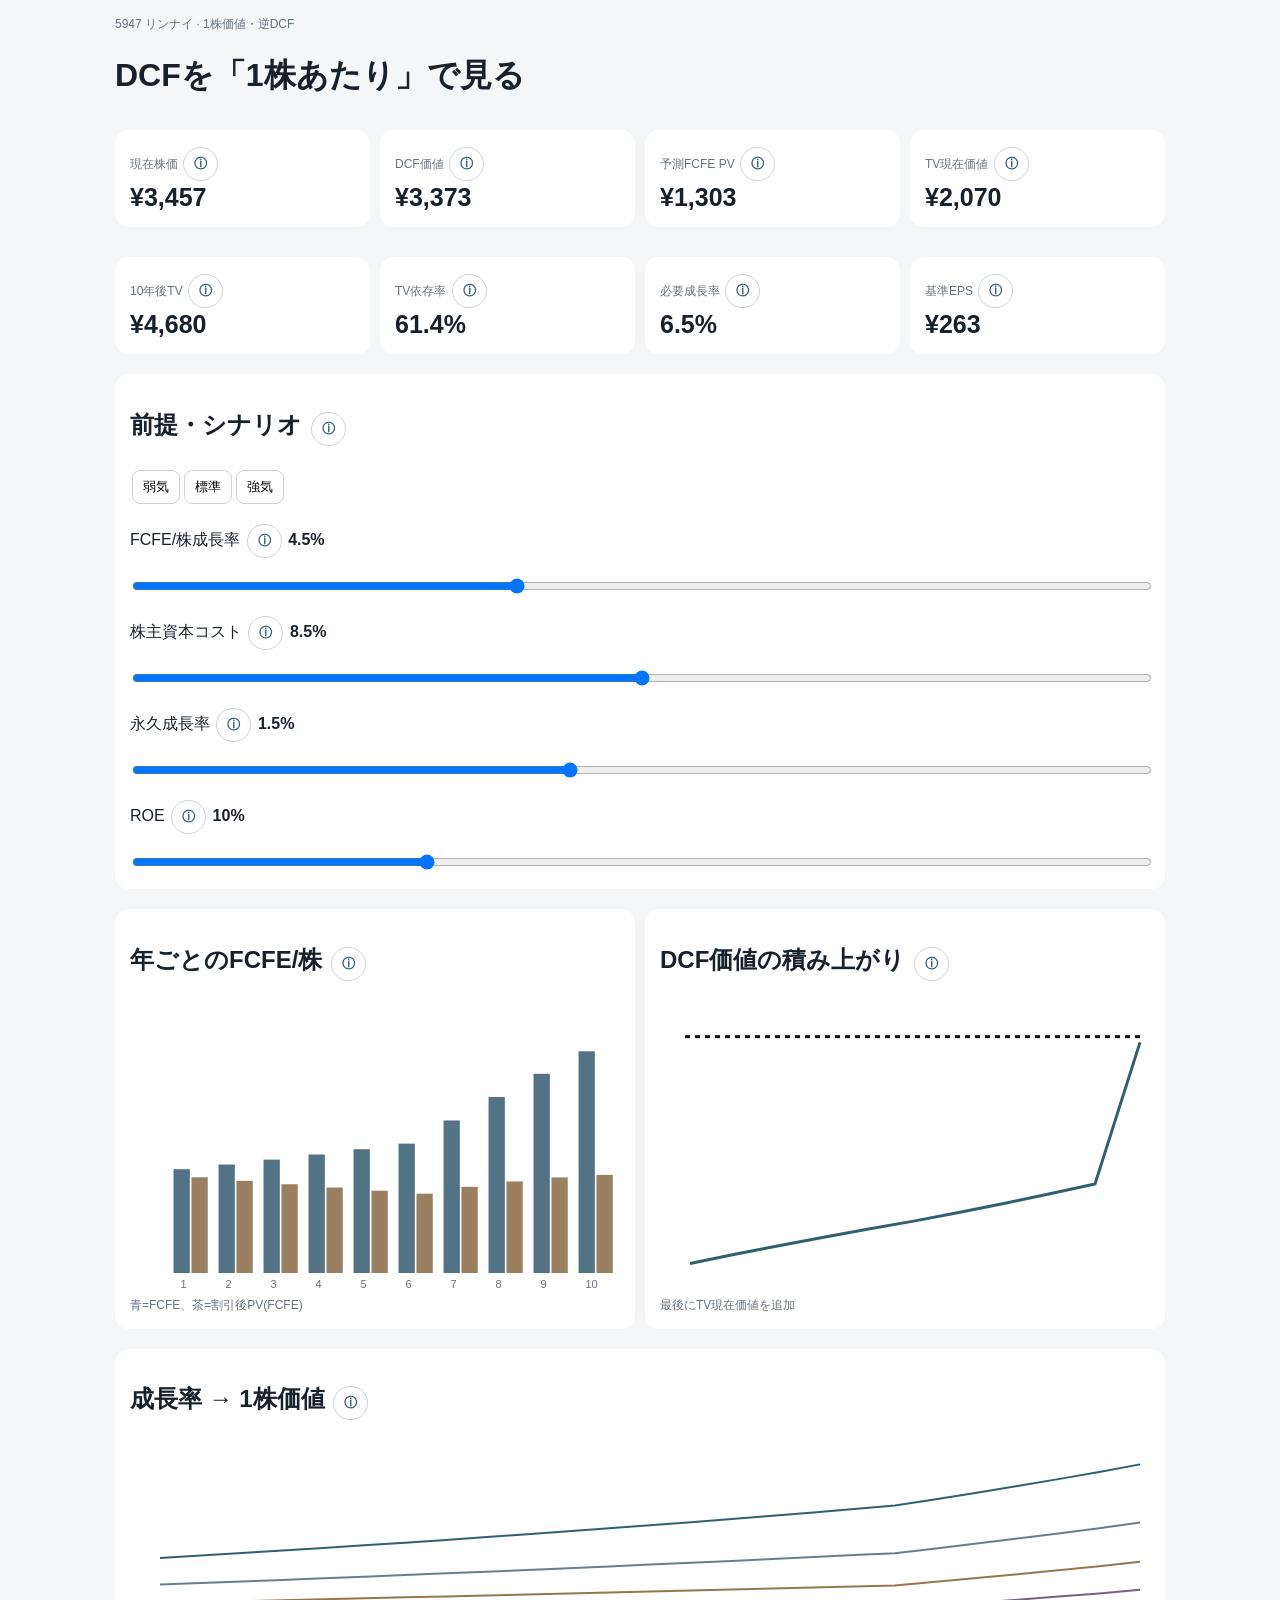
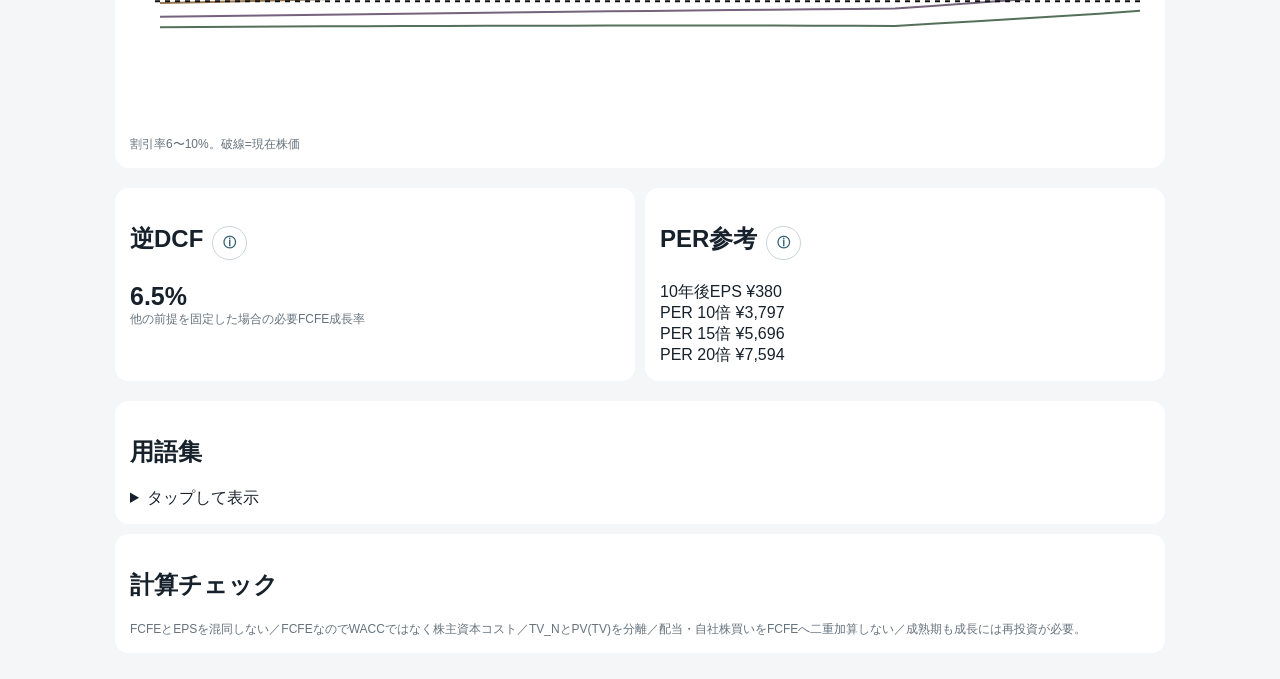
<file: index.html>
<!doctype html><html lang="ja"><head><meta charset="utf-8"><meta name="viewport" content="width=device-width,initial-scale=1"><title>リンナイDCF</title><style>body{margin:0;background:#f4f6f8;color:#17212b;font-family:-apple-system,sans-serif}.w{max-width:1050px;margin:auto;padding:16px}.grid{display:grid;grid-template-columns:repeat(4,1fr);gap:10px}.two{display:grid;grid-template-columns:1fr 1fr;gap:10px}.c{background:white;border-radius:14px;padding:15px;margin:10px 0}.k{font-size:12px;color:#66727d}.v{font-size:25px;font-weight:800}.i{border:1px solid #ccd4d9;border-radius:99px;background:#fff;color:#315f72;font-weight:800}.h{display:none;background:#f2f7f8;border-left:3px solid #315f72;padding:9px;margin-top:7px;font-size:13px}.h.on{display:block}input{width:100%}canvas{width:100%;height:290px}button{padding:7px 10px;margin:2px;border:1px solid #ccd4d9;border-radius:8px;background:white}.note{font-size:12px;color:#66727d}@media(max-width:700px){.grid{grid-template-columns:1fr 1fr}.two{grid-template-columns:1fr}}</style></head><body><div class="w"><div class="k">5947 リンナイ · 1株価値・逆DCF</div><h1>DCFを「1株あたり」で見る</h1><div class="grid" id="cards"></div><div class="c"><h2>前提・シナリオ <button class="i" onclick="help(this,'scenario')">ⓘ</button></h2><div class="h"></div><button onclick="preset(2,9.5,.5,8)">弱気</button><button onclick="preset(4.5,8.5,1.5,10)">標準</button><button onclick="preset(6,7.7,2,12)">強気</button><p>FCFE/株成長率 <button class="i" onclick="help(this,'g')">ⓘ</button> <b id="go"></b></p><div class="h"></div><input id="g" type="range" min="0" max="12" step=".1" value="4.5"><p>株主資本コスト <button class="i" onclick="help(this,'r')">ⓘ</button> <b id="ro"></b></p><div class="h"></div><input id="r" type="range" min="5" max="12" step=".1" value="8.5"><p>永久成長率 <button class="i" onclick="help(this,'tg')">ⓘ</button> <b id="to"></b></p><div class="h"></div><input id="t" type="range" min="0" max="3.5" step=".1" value="1.5"><p>ROE <button class="i" onclick="help(this,'roe')">ⓘ</button> <b id="eo"></b></p><div class="h"></div><input id="e" type="range" min="6" max="20" step=".1" value="10"></div><div class="two"><div class="c"><h2>年ごとのFCFE/株 <button class="i" onclick="help(this,'annual')">ⓘ</button></h2><div class="h"></div><canvas id="annual"></canvas><div class="note">青=FCFE、茶=割引後PV(FCFE)</div></div><div class="c"><h2>DCF価値の積み上がり <button class="i" onclick="help(this,'cum')">ⓘ</button></h2><div class="h"></div><canvas id="cum"></canvas><div class="note">最後にTV現在価値を追加</div></div></div><div class="c"><h2>成長率 → 1株価値 <button class="i" onclick="help(this,'chart')">ⓘ</button></h2><div class="h"></div><canvas id="growth"></canvas><div class="note">割引率6〜10%。破線=現在株価</div></div><div class="two"><div class="c"><h2>逆DCF <button class="i" onclick="help(this,'rev')">ⓘ</button></h2><div class="h"></div><div class="v" id="reverse"></div><div class="note">他の前提を固定した場合の必要FCFE成長率</div></div><div class="c"><h2>PER参考 <button class="i" onclick="help(this,'per')">ⓘ</button></h2><div class="h"></div><div id="per"></div></div></div><div class="c"><h2>用語集</h2><details><summary>タップして表示</summary><div id="terms"></div></details></div><div class="c"><h2>計算チェック</h2><div class="note">FCFEとEPSを混同しない／FCFEなのでWACCではなく株主資本コスト／TV_NとPV(TV)を分離／配当・自社株買いをFCFEへ二重加算しない／成熟期も成長には再投資が必要。</div></div></div><script>const P=3457,E=262.91,N=10,$=x=>document.getElementById(x),Y=x=>'¥'+Math.round(x).toLocaleString();const H={price:'現在の市場価格。DCF価値との比較基準。',dcf:'予測期間FCFEの現在価値＋TV現在価値。',pv:'10年間のFCFEを現在まで割り引いた合計。',pvt:'10年後TVを現在まで割り引いた金額。',tv:'10年目より先のFCFEを10年後時点でまとめた価値。',tvs:'DCF価値のうちTV現在価値が占める割合。',eps:'1株当たり会計利益。FCFEとは別物。',rev:'現在株価から必要なFCFE成長率を逆算。他前提固定の条件付き結果。',scenario:'比較用プリセット。弱気は下限、強気は上限という意味ではない。',g:'明示予測期間のFCFE/株成長率。成長には再投資が必要。',r:'FCFEを現在価値へ戻す割引率。FCFEなので株主資本コストを使用。',tg:'成熟期の永久成長率。株主資本コスト未満が必要。',roe:'自己資本利益率。成長率≈ROE×再投資率の整合に利用。',annual:'各年のFCFEと割引後FCFEを比較。遠い将来ほど現在価値が小さくなる。',cum:'毎年のPV(FCFE)を積み上げ、最後にPV(TV)を足す。遠い将来に何円払うかが見える。',chart:'横軸=FCFE成長率、縦軸=DCF価値。割引率別に現在株価との交点を見る。',per:'10年後EPS×PERの別モデル。DCFとは足し合わせない。'};function help(b,k){let n=b.parentElement.nextElementSibling;if(!n||!n.classList.contains('h'))n=b.closest('.c').querySelector('.h');n.textContent=H[k];n.classList.toggle('on')}const cardData=[['現在株価','price','p'],['DCF価値','dcf','v'],['予測FCFE PV','pv','pv'],['TV現在価値','pvt','pvt'],['10年後TV','tv','tv'],['TV依存率','tvs','tvs'],['必要成長率','rev','req'],['基準EPS','eps','eps']];$('cards').innerHTML=cardData.map(x=>`<div class="c"><div class="k">${x[0]} <button class="i" onclick="help(this,'${x[1]}')">ⓘ</button></div><div class="v" id="${x[2]}"></div><div class="h"></div></div>`).join('');function C(g=+$('g').value,r=+$('r').value,t=+$('t').value){let roe=+$('e').value;if(r<=t)return null;let eps=E,pv=0,a=[];for(let y=1;y<=N;y++){let gy=y<=6?g:g+(t-g)*(y-6)/4;eps*=1+gy/100;let rein=Math.min(.9,Math.max(0,gy/roe)),fc=eps*(1-rein),d=fc/(1+r/100)**y;pv+=d;a.push({eps,fc,d})}let fn=eps*(1+t/100)*(1-Math.min(.9,t/roe)),tv=fn/((r-t)/100),pvt=tv/(1+r/100)**N;return{v:pv+pvt,pv,pvt,tv,a}}function REV(){let l=0,h=20;for(let i=0;i<55;i++){let m=(l+h)/2,c=C(m);if(c.v<P)l=m;else h=m}return(l+h)/2}function ctx(id){let c=$(id),d=devicePixelRatio||1,w=c.clientWidth,h=c.clientHeight;c.width=w*d;c.height=h*d;let x=c.getContext('2d');x.scale(d,d);x.font='11px sans-serif';return{x,w,h}}function annual(c){let o=ctx('annual'),m=Math.max(...c.a.map(z=>z.fc))*1.15;o.x.clearRect(0,0,o.w,o.h);c.a.forEach((z,i)=>{let cx=30+(o.w-40)*(i+.5)/N,bw=Math.max(5,(o.w-50)/(N*2.7));[[z.fc,'#527386',-.55],[z.d,'#9a8060',.55]].forEach(q=>{let bh=(o.h-35)*q[0]/m;o.x.fillStyle=q[1];o.x.fillRect(cx+q[2]*bw,o.h-20-bh,bw,bh)});o.x.fillStyle='#66727d';o.x.fillText(i+1,cx-2,o.h-5)})}function cum(c){let o=ctx('cum'),a=[],s=0;c.a.forEach(z=>{s+=z.d;a.push(s)});a.push(s+c.pvt);let m=Math.max(P,...a)*1.1;o.x.clearRect(0,0,o.w,o.h);o.x.strokeStyle='#315f72';o.x.lineWidth=3;o.x.beginPath();a.forEach((v,i)=>{let px=30+(o.w-40)*i/(a.length-1),py=10+(o.h-30)*(1-v/m);i?o.x.lineTo(px,py):o.x.moveTo(px,py)});o.x.stroke();dash(o,m)}function dash(o,m){let py=10+(o.h-30)*(1-P/m);o.x.setLineDash([5,5]);o.x.strokeStyle='#111';o.x.beginPath();o.x.moveTo(25,py);o.x.lineTo(o.w-5,py);o.x.stroke();o.x.setLineDash([])}function growth(){let o=ctx('growth'),vs=[];for(let g=0;g<=12;g+=.5)for(let r of [6,7,8,9,10]){let c=C(g,r);if(c)vs.push(c.v)}let m=Math.max(P,...vs)*1.05;o.x.clearRect(0,0,o.w,o.h);['#315f72','#687f8a','#96764e','#75627c','#55705a'].forEach((col,j)=>{let r=6+j;o.x.strokeStyle=col;o.x.lineWidth=2;o.x.beginPath();let started=false;for(let i=0;i<=24;i++){let c=C(i*.5,r);if(!c)continue;let px=30+(o.w-40)*i/24,py=10+(o.h-30)*(1-c.v/m);started?o.x.lineTo(px,py):(o.x.moveTo(px,py),started=true)}o.x.stroke()});dash(o,m)}function preset(g,r,t,e){$('g').value=g;$('r').value=r;$('t').value=t;$('e').value=e;R()}function R(){let c=C();if(!c)return;let q=REV();$('p').textContent=Y(P);$('eps').textContent=Y(E);$('v').textContent=Y(c.v);$('pv').textContent=Y(c.pv);$('pvt').textContent=Y(c.pvt);$('tv').textContent=Y(c.tv);$('tvs').textContent=(100*c.pvt/c.v).toFixed(1)+'%';$('req').textContent=q.toFixed(1)+'%';$('reverse').textContent=q.toFixed(1)+'%';$('go').textContent=$('g').value+'%';$('ro').textContent=$('r').value+'%';$('to').textContent=$('t').value+'%';$('eo').textContent=$('e').value+'%';let ep=c.a[c.a.length-1].eps;$('per').innerHTML=`10年後EPS ${Y(ep)}<br>PER 10倍 ${Y(ep*10)}<br>PER 15倍 ${Y(ep*15)}<br>PER 20倍 ${Y(ep*20)}`;annual(c);cum(c);growth()}const T={'FCFE':'株主に帰属するフリーキャッシュフロー。','FCFF':'債権者と株主の両方に帰属。通常WACCで割引。','EPS':'1株当たり会計利益。','PV':'将来キャッシュの現在価値。','TV':'明示予測期間より先の価値。','ROE':'自己資本利益率。','逆DCF':'現在価格から必要な未来を逆算。','PER':'株価÷EPS。'};$('terms').innerHTML=Object.entries(T).map(x=>`<p><b>${x[0]}</b><br>${x[1]}</p>`).join('');['g','r','t','e'].forEach(id=>$(id).oninput=R);window.onresize=R;R();</script></body></html>
</file>
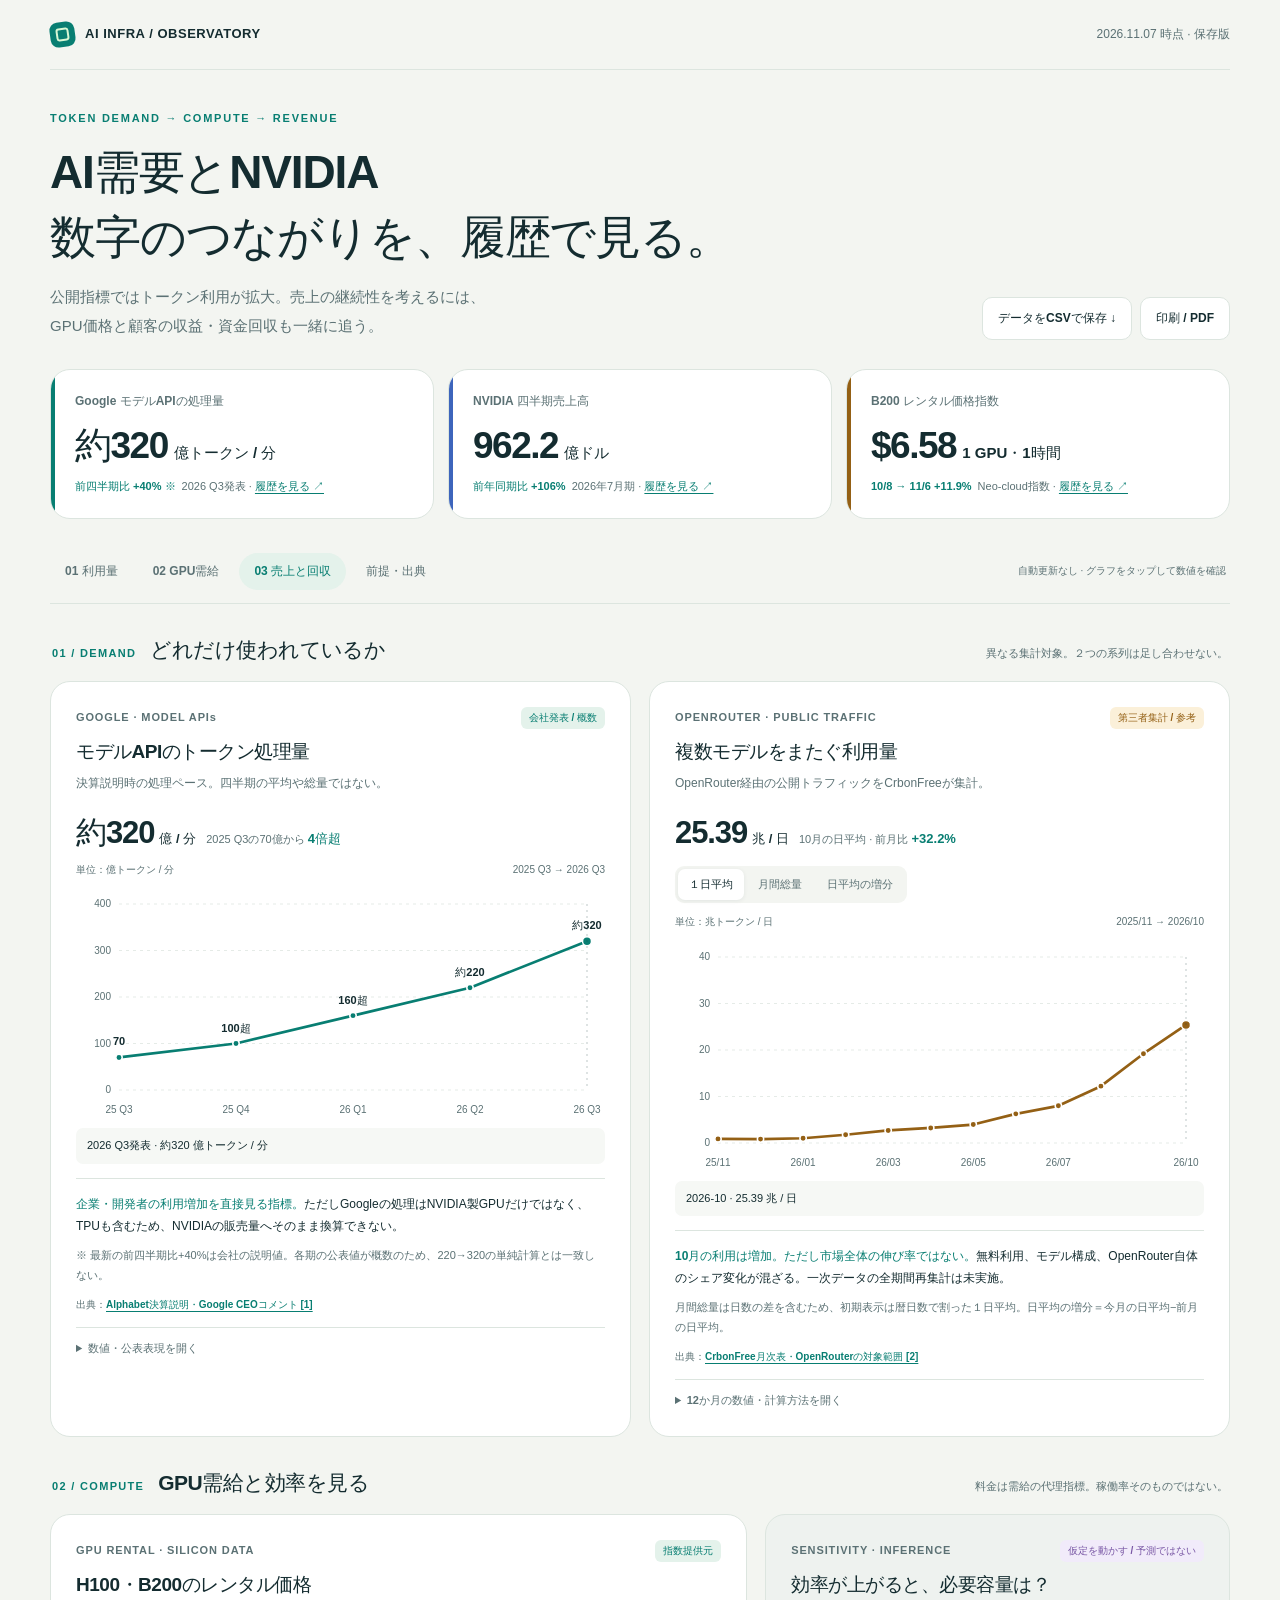
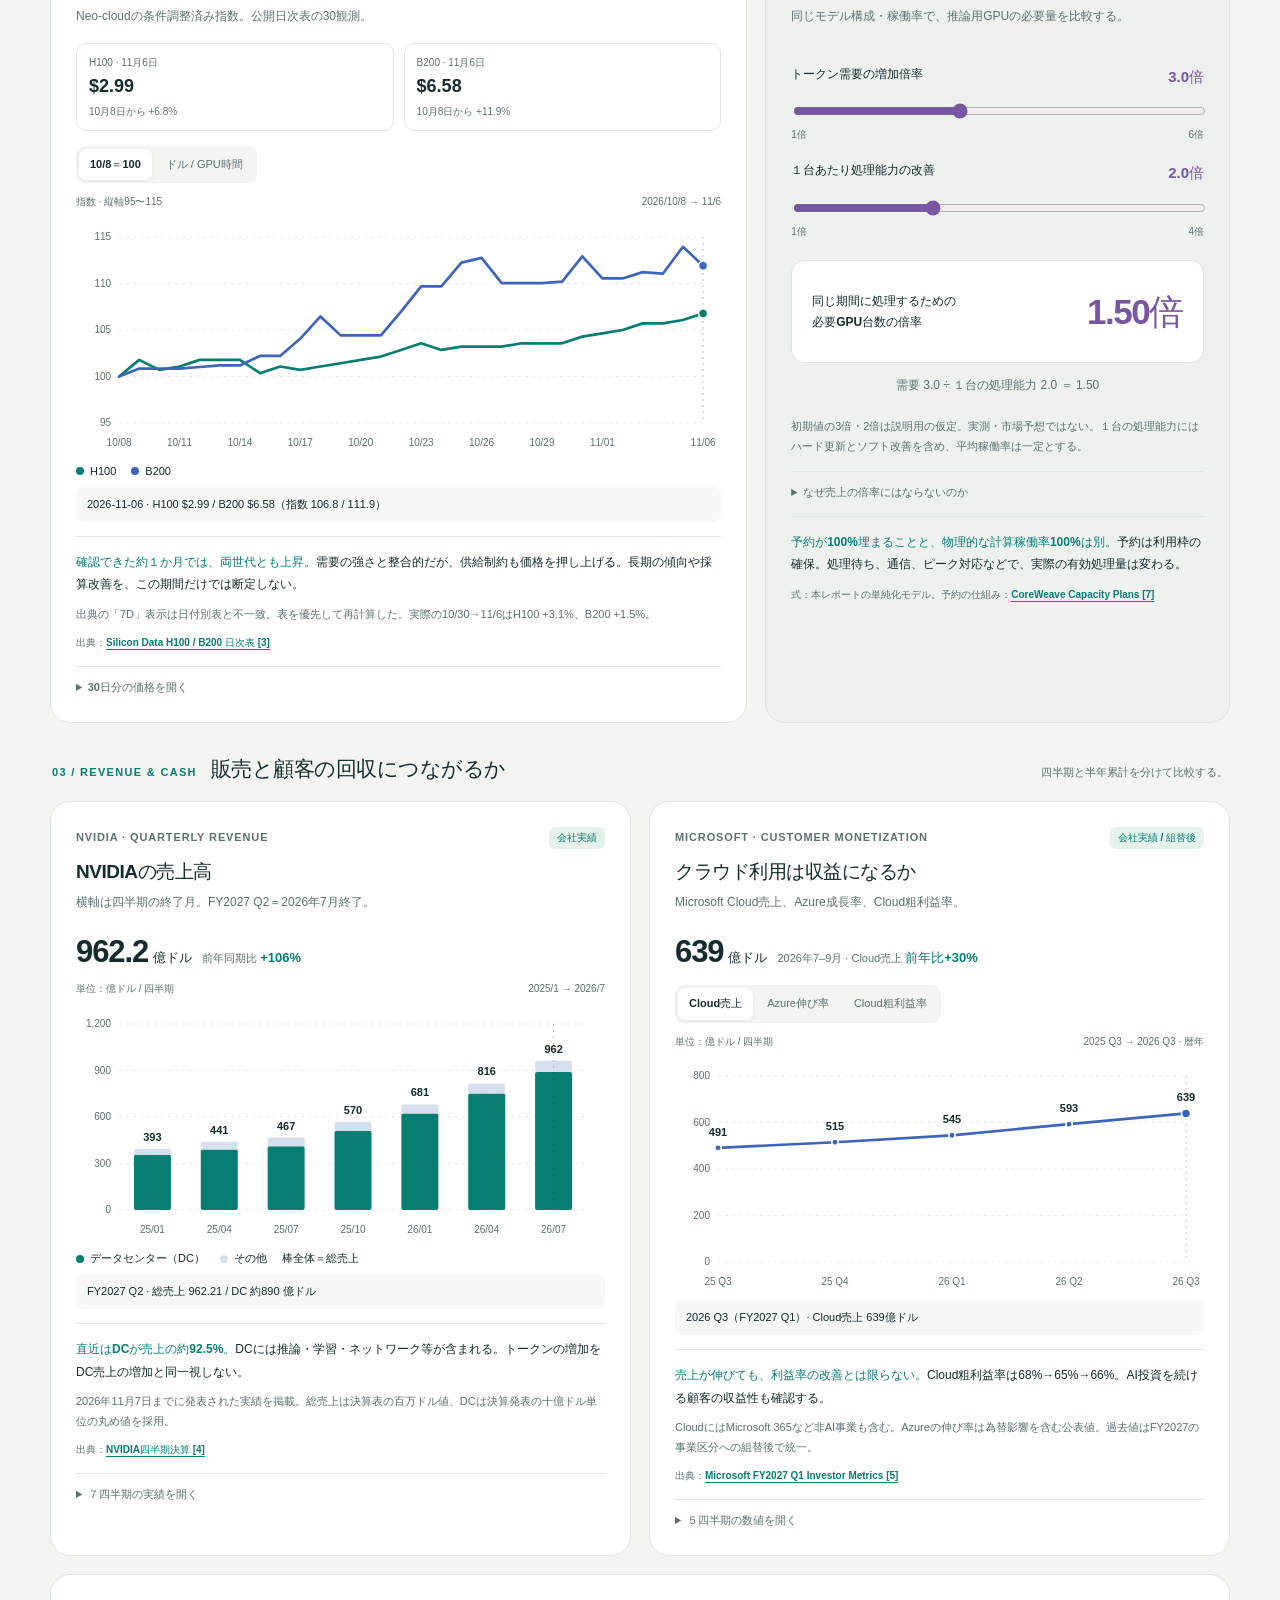
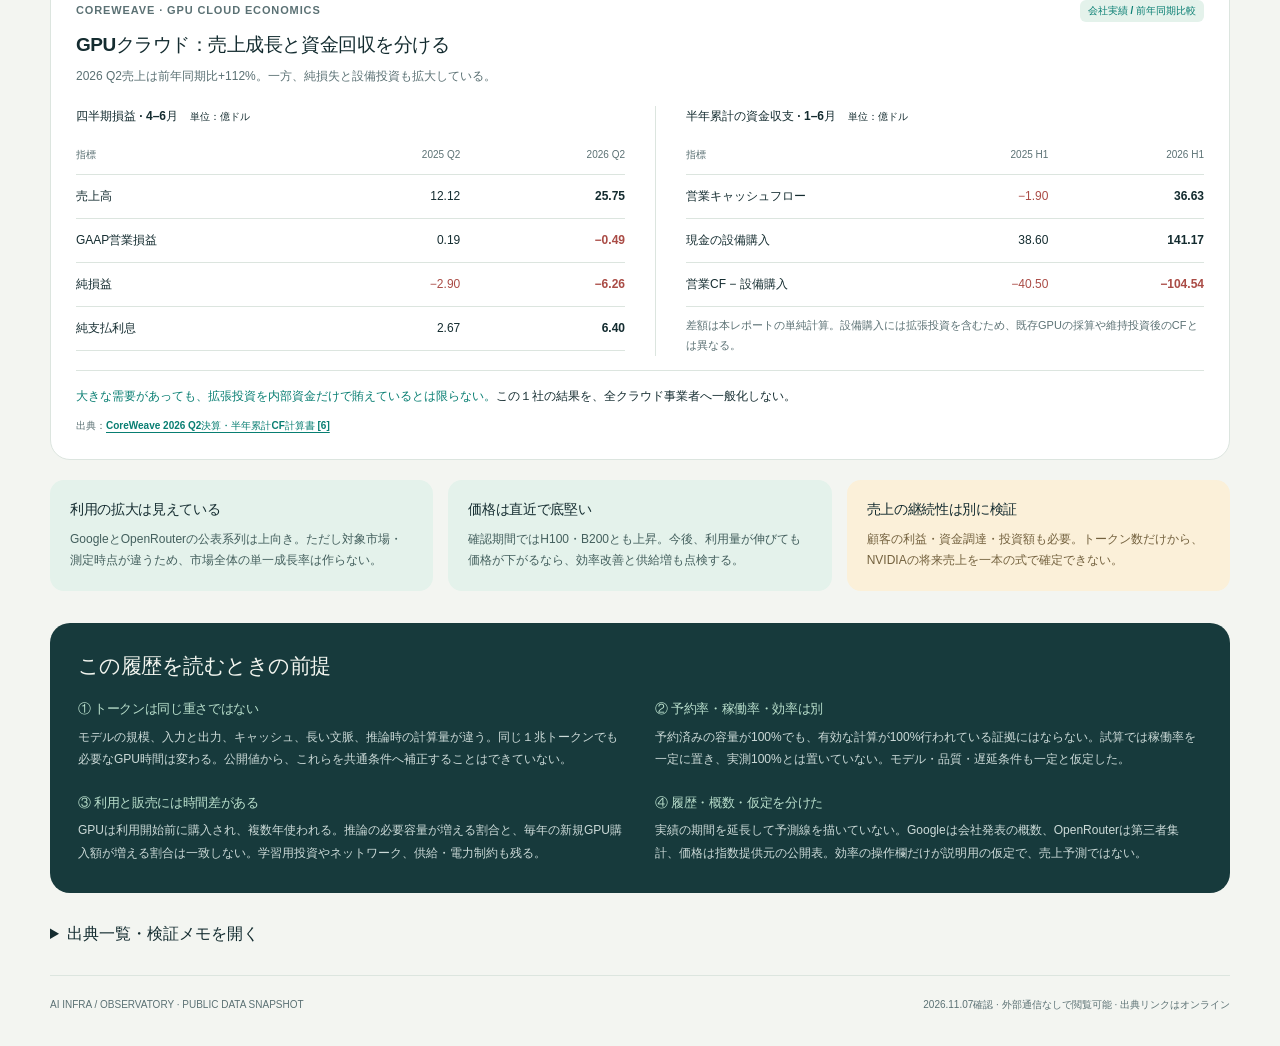
<file: nvidia-demand/index.html>
<!doctype html>
<html lang="ja">
<head>
<meta charset="utf-8"><meta name="viewport" content="width=device-width,initial-scale=1">
<meta name="color-scheme" content="light"><title>AI需要とNVIDIA｜指標の履歴</title>
<style>
:root{--bg:#f3f5f1;--paper:#fff;--ink:#142c30;--muted:#5b7174;--line:#dce5df;--teal:#087e72;--mint:#e4f2eb;--blue:#3d65bc;--pale:#eaf0fb;--amber:#946015;--sand:#fbf0d9;--red:#aa4c46;--purple:#7856a4;--radius:20px;font-family:-apple-system,BlinkMacSystemFont,"Segoe UI","Noto Sans JP","Hiragino Kaku Gothic ProN","Yu Gothic",sans-serif;font-synthesis:none}
*{box-sizing:border-box}html{scroll-behavior:smooth;scroll-padding-top:90px}body{margin:0;background:var(--bg);color:var(--ink);font-size:14px;line-height:1.75}button,input{font:inherit}button,a,input,summary{-webkit-tap-highlight-color:transparent}button,a,summary{touch-action:manipulation}a{color:var(--teal);text-underline-offset:3px}button{cursor:pointer}button:focus-visible,a:focus-visible,input:focus-visible,summary:focus-visible,svg:focus-visible{outline:3px solid #de9f37;outline-offset:4px}button{border:0}strong{font-weight:700}h1,h2,h3,p{margin:0}h1,h2,h3{line-height:1.4;letter-spacing:-.025em}.wrap{width:min(1180px,calc(100% - 56px));margin:auto}.mast{border-bottom:1px solid var(--line);height:70px;display:flex;align-items:center;justify-content:space-between;gap:15px}.brand{display:flex;align-items:center;gap:10px;font-weight:750;letter-spacing:.04em;font-size:13px}.brandmark{width:25px;height:25px;border-radius:8px;background:var(--teal);position:relative;transform:rotate(-8deg)}.brandmark:after{content:"";position:absolute;inset:6px;border:2px solid #d7f7d4;border-radius:3px}.stamp{color:var(--muted);font-size:12px}.hero{padding:39px 0 29px;display:grid;grid-template-columns:1fr auto;gap:18px;align-items:end}.eyebrow{font-size:11px;letter-spacing:.16em;color:var(--teal);font-weight:800;margin-bottom:12px}h1{font-size:clamp(27px,4.2vw,46px);font-weight:780}.lead{font-size:15px;color:var(--muted);margin-top:14px;max-width:680px;line-height:1.9}.actions{display:flex;gap:8px}.btn{padding:10px 15px;background:var(--paper);border:1px solid var(--line);border-radius:10px;color:var(--ink);font-size:12px;white-space:nowrap;font-weight:600}.btn:hover{background:var(--mint)}.kpis{display:grid;grid-template-columns:repeat(3,1fr);gap:14px}.kpi{background:var(--paper);border:1px solid var(--line);border-radius:var(--radius);padding:21px 24px;position:relative;overflow:hidden}.kpi:before{content:"";position:absolute;top:0;left:0;bottom:0;width:4px;background:var(--teal)}.kpi.blue:before{background:var(--blue)}.kpi.amber:before{background:var(--amber)}.kpi-label{font-size:12px;font-weight:650;color:var(--muted)}.kpi-value{font-size:37px;line-height:1.2;letter-spacing:-.04em;font-weight:760;margin:12px 0 9px;font-variant-numeric:tabular-nums}.kpi-value small{font-size:15px;margin-left:6px;letter-spacing:0;font-weight:600}.kpi-sub{font-size:11px;color:var(--muted)}.delta{color:var(--teal);font-weight:700;margin-right:6px}.nav{display:flex;gap:5px;align-items:center;position:sticky;top:0;z-index:10;padding:13px 0;background:rgba(243,245,241,.97);border-bottom:1px solid var(--line);margin:21px 0 28px;overflow:auto;scrollbar-width:none}.nav a{padding:8px 15px;color:var(--muted);text-decoration:none;font-size:12px;font-weight:700;white-space:nowrap;border-radius:25px}.nav a:hover,.nav a.current{color:var(--teal);background:var(--mint)}.nav .note{margin-left:auto;font-size:10px;color:var(--muted);white-space:nowrap;padding-right:4px}.section{margin:31px 0}.section-top{display:flex;align-items:baseline;gap:14px;margin:0 2px 17px}.section-top h2{font-size:21px}.section-top .num{font-size:11px;color:var(--teal);font-weight:800;letter-spacing:.12em}.section-top p{margin-left:auto;color:var(--muted);font-size:11px}.grid{display:grid;grid-template-columns:repeat(2,minmax(0,1fr));gap:18px}.card{background:var(--paper);border:1px solid var(--line);border-radius:var(--radius);padding:25px;min-width:0;overflow:hidden}.card-header{display:flex;justify-content:space-between;align-items:center;gap:9px;margin-bottom:10px}.overline{font-size:11px;color:var(--muted);letter-spacing:.08em;font-weight:700}.badge{font-size:10px;line-height:1.6;padding:3px 8px;border-radius:6px;white-space:nowrap;color:var(--teal);background:var(--mint);font-weight:650}.badge.secondary{color:var(--amber);background:var(--sand)}.badge.assumption{color:var(--purple);background:#f1ebfa}.card h3{font-size:19px}.desc{font-size:12px;color:var(--muted);margin-top:7px;min-height:22px}.metric-row{display:flex;align-items:baseline;gap:10px;flex-wrap:wrap;margin-top:19px;margin-bottom:10px}.metric{font-size:31px;line-height:1.2;letter-spacing:-.035em;font-weight:760;font-variant-numeric:tabular-nums}.metric small{font-size:13px;letter-spacing:0;font-weight:600;margin-left:5px}.metric-aside{font-size:11px;color:var(--muted)}.metric-aside b{color:var(--teal);font-size:13px}.tabs{display:flex;gap:3px;background:var(--bg);border-radius:9px;padding:3px;width:fit-content;max-width:100%;margin:15px 0 6px}.tabs button{border-radius:7px;padding:6px 11px;background:transparent;color:var(--muted);font-size:11px;white-space:nowrap}.tabs button[aria-pressed=true]{background:white;box-shadow:0 1px 4px #142c3013;color:var(--ink);font-weight:700}.chart-meta{display:flex;justify-content:space-between;align-items:center;font-size:10px;color:var(--muted);margin-top:10px;gap:8px}.chart{width:100%;height:244px}.chart svg{display:block;width:100%;height:100%;overflow:visible}.chart text{font-family:inherit;fill:var(--muted);font-size:10px}.chart .pointlabel{fill:var(--ink);font-weight:700;font-size:11px}.chart .gridline{stroke:#e5ebe7;stroke-width:1;stroke-dasharray:3 4}.chart .hit{fill:transparent;cursor:crosshair}.legend{display:flex;gap:15px;flex-wrap:wrap;font-size:11px;margin-top:7px}.legend span{display:inline-flex;align-items:center;gap:6px}.dot{display:inline-block;width:8px;height:8px;border-radius:50%;background:var(--teal);flex-shrink:0}.dot.blue{background:var(--blue)}.dot.soft{background:#d5dfed}.dot.red{background:var(--red)}.readout{font-size:11px;background:#f6f8f5;padding:8px 11px;border-radius:7px;margin:6px 0 13px;min-height:34px;font-variant-numeric:tabular-nums}.insight{font-size:12px;line-height:1.85;border-top:1px solid var(--line);padding-top:14px;margin-top:14px}.insight strong{color:var(--teal)}.fine{font-size:11px;color:var(--muted);margin-top:9px;line-height:1.8}.source-inline{font-size:10px;color:var(--muted);margin-top:10px}.source-inline a{font-weight:650}.data{margin-top:14px;border-top:1px solid var(--line);padding-top:11px}.data summary{font-size:11px;color:var(--muted);cursor:pointer;font-weight:650}.table-scroll{overflow-x:auto;margin-top:12px}table{border-collapse:collapse;width:100%;font-size:11px;line-height:1.7;white-space:nowrap;font-variant-numeric:tabular-nums}th,td{text-align:right;padding:9px 8px;border-bottom:1px solid #e7ece8}th{font-weight:650;color:var(--muted);background:#f6f8f5}td:first-child,th:first-child{text-align:left}table a{white-space:normal}.table-notes{font-size:10px;color:var(--muted);margin:9px 0}.wide{grid-column:1/-1}.price-grid{display:grid;grid-template-columns:minmax(0,1.2fr) minmax(0,.8fr);gap:18px}.calc{background:#eef2ef;display:flex;flex-direction:column}.calc .desc{margin-bottom:19px}.slider-label{display:flex;justify-content:space-between;font-size:12px;font-weight:600;margin:17px 0 6px}.slider-label output{color:var(--purple);font-size:15px}input[type=range]{display:block;width:100%;height:26px;accent-color:var(--purple);cursor:pointer}.range-labels{display:flex;justify-content:space-between;font-size:10px;color:var(--muted)}.calc-result{display:flex;align-items:center;justify-content:space-between;gap:12px;background:var(--paper);border:1px solid var(--line);border-radius:13px;padding:20px;margin-top:20px}.calc-result span{font-size:12px}.calc-result output{font-size:35px;color:var(--purple);font-weight:750;letter-spacing:-.04em;white-space:nowrap}.formula{font-size:12px;color:var(--muted);text-align:center;padding:12px 4px}.calc details{margin-top:14px}.mini-stat{display:grid;grid-template-columns:1fr 1fr;gap:10px;margin-top:15px}.mini-stat>div{border:1px solid var(--line);border-radius:10px;padding:10px 12px}.mini-stat span{display:block;font-size:10px;color:var(--muted)}.mini-stat strong{font-size:18px;font-variant-numeric:tabular-nums}.cw-grid{display:grid;grid-template-columns:1fr 1fr;gap:30px;margin-top:18px}.cw-grid>div+div{border-left:1px solid var(--line);padding-left:30px}.cw-grid h4{font-size:12px;margin:0 0 8px}.cw-row{display:grid;grid-template-columns:1.4fr 1fr 1fr;gap:8px;padding:11px 0;border-bottom:1px solid var(--line);font-size:12px;text-align:right;font-variant-numeric:tabular-nums}.cw-row>*:first-child{text-align:left}.cw-row.hdr{font-size:10px;color:var(--muted)}.negative{color:var(--red)}.interpretation{display:grid;grid-template-columns:repeat(3,1fr);gap:15px;margin-top:20px}.interpretation>div{background:var(--mint);padding:20px;border-radius:14px}.interpretation h3{font-size:14px;margin-bottom:9px}.interpretation p{font-size:12px;color:#435f5d}.interpretation .caution{background:var(--sand)}.interpretation .caution p{color:#73613e}.methods{background:#173a3c;color:#f2f5ef;border-radius:20px;padding:28px;margin-top:32px}.methods h2{font-size:21px;margin-bottom:20px}.method-grid{display:grid;grid-template-columns:1fr 1fr;gap:23px 30px}.method-grid h3{font-size:13px;color:#b9dfcc;margin-bottom:7px}.method-grid p{font-size:12px;color:#ccdad8;line-height:1.9}.sources{padding:27px 0 12px}.sources summary{font-size:16px;font-weight:700;cursor:pointer}.source-list{display:grid;grid-template-columns:1fr 1fr;gap:12px 24px;padding:18px 0}.source-item{font-size:11px;padding-bottom:13px;border-bottom:1px solid var(--line);overflow-wrap:anywhere}.source-item b{display:block;font-size:12px;margin-bottom:4px}.source-item a{margin-right:7px}.source-item p{color:var(--muted);margin-top:4px}footer{border-top:1px solid var(--line);margin-top:15px;padding:20px 0 32px;display:flex;justify-content:space-between;gap:14px;color:var(--muted);font-size:10px}.sr-only{position:absolute;width:1px;height:1px;padding:0;margin:-1px;overflow:hidden;clip:rect(0,0,0,0);white-space:nowrap;border:0}noscript{display:block;background:var(--sand);padding:20px;border-radius:12px}.toast{position:fixed;bottom:22px;left:50%;transform:translateX(-50%);padding:10px 18px;background:var(--ink);color:white;font-size:12px;border-radius:9px;z-index:30;display:none}
@media(max-width:900px){.hero{grid-template-columns:1fr}.actions{margin-top:0}.kpi{padding:18px}.kpi-value{font-size:31px}.price-grid{grid-template-columns:1fr 1fr}.card{padding:20px}.nav .note{display:none}.section-top p{display:none}.cw-grid{gap:20px}.cw-grid>div+div{padding-left:20px}}
@media(max-width:650px){.desktop-break{display:none}.wrap{width:calc(100% - 28px)}.mast{height:57px}.brand{font-size:11px}.stamp{font-size:10px}.hero{padding:28px 3px 23px;gap:16px}.eyebrow{font-size:9px;margin-bottom:10px}h1{font-size:29px}.lead{font-size:12px;line-height:1.9;margin-top:12px}.actions .btn{padding:8px 12px;font-size:11px}.kpis{gap:8px}.kpi{padding:13px 10px;border-radius:12px}.kpi:before{width:3px}.kpi-label{font-size:9px;line-height:1.6;min-height:29px}.kpi-value{font-size:24px;margin:8px 0}.kpi-value small{font-size:10px;display:block;margin:3px 0 0;font-weight:500;line-height:1.4}.kpi-sub{font-size:9px;line-height:1.7}.delta{display:block;font-size:11px;margin-bottom:3px}.nav{margin:15px 0 23px;gap:1px;padding:10px 0}.nav a{font-size:10px;padding:8px 10px}.section{margin:27px 0}.section-top{gap:10px;margin-bottom:13px}.section-top h2{font-size:19px}.grid,.price-grid{grid-template-columns:1fr;gap:14px}.card{border-radius:16px;padding:20px 17px}.card h3{font-size:18px}.card-header{margin-bottom:9px}.badge{font-size:9px}.metric{font-size:30px}.chart{height:235px}.metric-row{gap:8px}.tabs button{padding:6px 10px}.desc{font-size:11px}.insight{font-size:11px}.cw-grid{grid-template-columns:1fr;gap:25px}.cw-grid>div+div{border-left:0;padding-left:0}.interpretation{grid-template-columns:1fr;gap:10px}.interpretation>div{padding:17px}.methods{padding:23px 19px;border-radius:16px}.method-grid{grid-template-columns:1fr;gap:20px}.source-list{grid-template-columns:1fr}.methods h2{font-size:20px}.source-item{font-size:11px}footer{flex-direction:column;gap:4px}.readout{font-size:10px}.chart-meta{font-size:9px}.calc-result{margin-top:16px}.fine{font-size:10px}}
@media print{body{background:white;font-size:11px}.wrap{width:100%}.mast,.nav,.actions,.tabs,input[type=range],.range-labels,.toast{display:none}.hero{padding:10px 0 18px}.kpi,.card,.methods,.interpretation>div{break-inside:avoid;box-shadow:none}.grid,.price-grid{gap:10px}.card{padding:16px}.chart{height:210px}.section{margin:18px 0}.methods{background:#eef3ef;color:var(--ink)}.method-grid p,.method-grid h3{color:var(--ink)}.source-list{display:block}a{color:var(--ink)}footer{padding-bottom:0}.calc{background:#f6f7f5}h1{font-size:30px}}
@media(prefers-reduced-motion:reduce){html{scroll-behavior:auto}}
</style>
</head>
<body>
<div class="wrap">
<header class="mast"><div class="brand"><i class="brandmark" aria-hidden="true"></i>AI INFRA / OBSERVATORY</div><div class="stamp">2026.11.07 時点 · 保存版</div></header>
<main>
<section class="hero"><div><p class="eyebrow">TOKEN DEMAND → COMPUTE → REVENUE</p><h1>AI需要とNVIDIA<br>数字のつながりを、履歴で見る。</h1><p class="lead">公開指標ではトークン利用が拡大。売上の継続性を考えるには、<br class="desktop-break">GPU価格と顧客の収益・資金回収も一緒に追う。</p></div><div class="actions"><button class="btn" id="csv-btn">データをCSVで保存 ↓</button><button class="btn" id="print-btn">印刷 / PDF</button></div></section>
<noscript>グラフと表示切り替えにはJavaScriptを有効にしてください。出典と主要な数値は本文にも記載しています。</noscript>
<div class="kpis">
<article class="kpi"><div class="kpi-label">Google モデルAPIの処理量</div><div class="kpi-value">約320<small>億トークン / 分</small></div><p class="kpi-sub"><span class="delta">前四半期比 +40% ※</span>2026 Q3発表 · <a href="#google-card">履歴を見る ↗</a></p></article>
<article class="kpi blue"><div class="kpi-label">NVIDIA 四半期売上高</div><div class="kpi-value">962.2<small>億ドル</small></div><p class="kpi-sub"><span class="delta">前年同期比 +106%</span>2026年7月期 · <a href="#nvidia-card">履歴を見る ↗</a></p></article>
<article class="kpi amber"><div class="kpi-label">B200 レンタル価格指数</div><div class="kpi-value">$6.58<small>1 GPU・1時間</small></div><p class="kpi-sub"><span class="delta">10/8 → 11/6 +11.9%</span>Neo-cloud指数 · <a href="#price-card">履歴を見る ↗</a></p></article>
</div>
<nav class="nav" aria-label="レポート内の移動"><a href="#demand" class="current">01 利用量</a><a href="#supply">02 GPU需給</a><a href="#revenue">03 売上と回収</a><a href="#methods">前提・出典</a><span class="note">自動更新なし · グラフをタップして数値を確認</span></nav>

<section class="section" id="demand"><div class="section-top"><span class="num">01 / DEMAND</span><h2>どれだけ使われているか</h2><p>異なる集計対象。２つの系列は足し合わせない。</p></div>
<div class="grid">
<article class="card" id="google-card"><div class="card-header"><span class="overline">GOOGLE · MODEL APIs</span><span class="badge">会社発表 / 概数</span></div><h3>モデルAPIのトークン処理量</h3><p class="desc">決算説明時の処理ペース。四半期の平均や総量ではない。</p><div class="metric-row"><div class="metric">約320<small>億 / 分</small></div><span class="metric-aside">2025 Q3の70億から <b>4倍超</b></span></div><div class="chart-meta"><span>単位：億トークン / 分</span><span>2025 Q3 → 2026 Q3</span></div><div class="chart" id="google-chart"></div><div class="readout" id="google-readout" aria-live="polite"></div><p class="insight"><strong>企業・開発者の利用増加を直接見る指標。</strong>ただしGoogleの処理はNVIDIA製GPUだけではなく、TPUも含むため、NVIDIAの販売量へそのまま換算できない。</p><p class="fine">※ 最新の前四半期比+40%は会社の説明値。各期の公表値が概数のため、220→320の単純計算とは一致しない。</p><p class="source-inline">出典：<a href="#src-google">Alphabet決算説明・Google CEOコメント [1]</a></p><details class="data"><summary>数値・公表表現を開く</summary><div class="table-scroll" id="google-table"></div></details></article>

<article class="card" id="router-card"><div class="card-header"><span class="overline">OPENROUTER · PUBLIC TRAFFIC</span><span class="badge secondary">第三者集計 / 参考</span></div><h3>複数モデルをまたぐ利用量</h3><p class="desc">OpenRouter経由の公開トラフィックをCrbonFreeが集計。</p><div class="metric-row"><div class="metric" id="router-metric">25.39<small>兆 / 日</small></div><span class="metric-aside" id="router-delta">10月の日平均 · 前月比 <b>+32.2%</b></span></div><div class="tabs" data-group="router" aria-label="トークン量の表示"><button data-value="daily" aria-pressed="true">１日平均</button><button data-value="total" aria-pressed="false">月間総量</button><button data-value="increment" aria-pressed="false">日平均の増分</button></div><div class="chart-meta"><span id="router-unit">単位：兆トークン / 日</span><span>2025/11 → 2026/10</span></div><div class="chart" id="router-chart"></div><div class="readout" id="router-readout" aria-live="polite"></div><p class="insight"><strong>10月の利用は増加。ただし市場全体の伸び率ではない。</strong>無料利用、モデル構成、OpenRouter自体のシェア変化が混ざる。一次データの全期間再集計は未実施。</p><p class="fine">月間総量は日数の差を含むため、初期表示は暦日数で割った１日平均。日平均の増分＝今月の日平均−前月の日平均。</p><p class="source-inline">出典：<a href="#src-router">CrbonFree月次表・OpenRouterの対象範囲 [2]</a></p><details class="data"><summary>12か月の数値・計算方法を開く</summary><div class="table-scroll" id="router-table"></div><p class="table-notes">元データの月間総量を使用。計算前の丸めは行っていない。11月の前月差は比較元がないため未表示。</p></details></article>
</div></section>

<section class="section" id="supply"><div class="section-top"><span class="num">02 / COMPUTE</span><h2>GPU需給と効率を見る</h2><p>料金は需給の代理指標。稼働率そのものではない。</p></div><div class="price-grid">
<article class="card" id="price-card"><div class="card-header"><span class="overline">GPU RENTAL · SILICON DATA</span><span class="badge">指数提供元</span></div><h3>H100・B200のレンタル価格</h3><p class="desc">Neo-cloudの条件調整済み指数。公開日次表の30観測。</p><div class="mini-stat"><div><span>H100 · 11月6日</span><strong>$2.99</strong><span>10月8日から +6.8%</span></div><div><span>B200 · 11月6日</span><strong>$6.58</strong><span>10月8日から +11.9%</span></div></div><div class="tabs" data-group="price" aria-label="GPU価格の表示"><button data-value="index" aria-pressed="true">10/8＝100</button><button data-value="usd" aria-pressed="false">ドル / GPU時間</button></div><div class="chart-meta"><span id="price-unit">指数 · 縦軸95〜115</span><span>2026/10/8 → 11/6</span></div><div class="chart" id="price-chart"></div><div class="legend"><span><i class="dot"></i>H100</span><span><i class="dot blue"></i>B200</span></div><div class="readout" id="price-readout" aria-live="polite"></div><p class="insight"><strong>確認できた約１か月では、両世代とも上昇。</strong>需要の強さと整合的だが、供給制約も価格を押し上げる。長期の傾向や採算改善を、この期間だけでは断定しない。</p><p class="fine">出典の「7D」表示は日付別表と不一致。表を優先して再計算した。実際の10/30→11/6はH100 +3.1%、B200 +1.5%。</p><p class="source-inline">出典：<a href="#src-price">Silicon Data H100 / B200 日次表 [3]</a></p><details class="data"><summary>30日分の価格を開く</summary><div class="table-scroll" id="price-table"></div></details></article>

<article class="card calc" id="efficiency-card"><div class="card-header"><span class="overline">SENSITIVITY · INFERENCE</span><span class="badge assumption">仮定を動かす / 予測ではない</span></div><h3>効率が上がると、必要容量は？</h3><p class="desc">同じモデル構成・稼働率で、推論用GPUの必要量を比較する。</p><label class="slider-label" for="token-slider">トークン需要の増加倍率<output id="token-output" for="token-slider">3.0倍</output></label><input type="range" id="token-slider" min="1" max="6" step="0.1" value="3" aria-label="トークン需要の増加倍率"><div class="range-labels"><span>1倍</span><span>6倍</span></div><label class="slider-label" for="efficiency-slider">１台あたり処理能力の改善<output id="efficiency-output" for="efficiency-slider">2.0倍</output></label><input type="range" id="efficiency-slider" min="1" max="4" step="0.1" value="2" aria-label="GPU１台あたり処理能力の改善倍率"><div class="range-labels"><span>1倍</span><span>4倍</span></div><div class="calc-result"><span>同じ期間に処理するための<br><strong>必要GPU台数の倍率</strong></span><output id="capacity-output" aria-live="polite">1.50倍</output></div><p class="formula" id="formula">需要 3.0 ÷ １台の処理能力 2.0 ＝ 1.50</p><p class="fine">初期値の3倍・2倍は説明用の仮定。実測・市場予想ではない。１台の処理能力にはハード更新とソフト改善を含め、平均稼働率は一定とする。</p><details class="data"><summary>なぜ売上の倍率にはならないのか</summary><p class="fine">必要台数は保有設備の量。NVIDIAの売上はその期間の販売額なので、既存設備、除却・更新、購入単価、NVIDIAシェア、学習・ネットワークの需要を別に置く必要がある。</p><p class="fine">新規購入台数 ≒ max(0, 期末に必要な台数 − 期首の台数 ＋ 期間中の除却台数)。導入時期や予備容量も省略した概念式。</p></details><p class="insight"><strong>予約が100%埋まることと、物理的な計算稼働率100%は別。</strong>予約は利用枠の確保。処理待ち、通信、ピーク対応などで、実際の有効処理量は変わる。</p><p class="source-inline">式：本レポートの単純化モデル。予約の仕組み：<a href="#src-capacity">CoreWeave Capacity Plans [7]</a></p></article>
</div></section>

<section class="section" id="revenue"><div class="section-top"><span class="num">03 / REVENUE & CASH</span><h2>販売と顧客の回収につながるか</h2><p>四半期と半年累計を分けて比較する。</p></div><div class="grid">
<article class="card" id="nvidia-card"><div class="card-header"><span class="overline">NVIDIA · QUARTERLY REVENUE</span><span class="badge">会社実績</span></div><h3>NVIDIAの売上高</h3><p class="desc">横軸は四半期の終了月。FY2027 Q2＝2026年7月終了。</p><div class="metric-row"><div class="metric">962.2<small>億ドル</small></div><span class="metric-aside">前年同期比 <b>+106%</b></span></div><div class="chart-meta"><span>単位：億ドル / 四半期</span><span>2025/1 → 2026/7</span></div><div class="chart" id="nvidia-chart"></div><div class="legend"><span><i class="dot"></i>データセンター（DC）</span><span><i class="dot soft"></i>その他</span><span>棒全体＝総売上</span></div><div class="readout" id="nvidia-readout" aria-live="polite"></div><p class="insight"><strong>直近はDCが売上の約92.5%。</strong>DCには推論・学習・ネットワーク等が含まれる。トークンの増加をDC売上の増加と同一視しない。</p><p class="fine">2026年11月7日までに発表された実績を掲載。総売上は決算表の百万ドル値、DCは決算発表の十億ドル単位の丸め値を採用。</p><p class="source-inline">出典：<a href="#src-nvidia">NVIDIA四半期決算 [4]</a></p><details class="data"><summary>７四半期の実績を開く</summary><div class="table-scroll" id="nvidia-table"></div></details></article>

<article class="card" id="microsoft-card"><div class="card-header"><span class="overline">MICROSOFT · CUSTOMER MONETIZATION</span><span class="badge">会社実績 / 組替後</span></div><h3>クラウド利用は収益になるか</h3><p class="desc">Microsoft Cloud売上、Azure成長率、Cloud粗利益率。</p><div class="metric-row"><div class="metric" id="ms-metric">639<small>億ドル</small></div><span class="metric-aside" id="ms-aside">2026年7–9月 · Cloud売上 <b>前年比+30%</b></span></div><div class="tabs" data-group="ms" aria-label="Microsoft指標の表示"><button data-value="revenue" aria-pressed="true">Cloud売上</button><button data-value="azure" aria-pressed="false">Azure伸び率</button><button data-value="margin" aria-pressed="false">Cloud粗利益率</button></div><div class="chart-meta"><span id="ms-unit">単位：億ドル / 四半期</span><span>2025 Q3 → 2026 Q3 · 暦年</span></div><div class="chart" id="ms-chart"></div><div class="readout" id="ms-readout" aria-live="polite"></div><p class="insight"><strong>売上が伸びても、利益率の改善とは限らない。</strong>Cloud粗利益率は68%→65%→66%。AI投資を続ける顧客の収益性も確認する。</p><p class="fine">CloudにはMicrosoft 365など非AI事業も含む。Azureの伸び率は為替影響を含む公表値。過去値はFY2027の事業区分への組替後で統一。</p><p class="source-inline">出典：<a href="#src-ms">Microsoft FY2027 Q1 Investor Metrics [5]</a></p><details class="data"><summary>５四半期の数値を開く</summary><div class="table-scroll" id="ms-table"></div></details></article>

<article class="card wide" id="coreweave-card"><div class="card-header"><span class="overline">COREWEAVE · GPU CLOUD ECONOMICS</span><span class="badge">会社実績 / 前年同期比較</span></div><h3>GPUクラウド：売上成長と資金回収を分ける</h3><p class="desc">2026 Q2売上は前年同期比+112%。一方、純損失と設備投資も拡大している。</p><div class="cw-grid"><div><h4>四半期損益 · 4–6月　<small>単位：億ドル</small></h4><div class="cw-row hdr"><span>指標</span><span>2025 Q2</span><span>2026 Q2</span></div><div class="cw-row"><span>売上高</span><span>12.12</span><strong>25.75</strong></div><div class="cw-row"><span>GAAP営業損益</span><span>0.19</span><strong class="negative">−0.49</strong></div><div class="cw-row"><span>純損益</span><span class="negative">−2.90</span><strong class="negative">−6.26</strong></div><div class="cw-row"><span>純支払利息</span><span>2.67</span><strong>6.40</strong></div></div><div><h4>半年累計の資金収支 · 1–6月　<small>単位：億ドル</small></h4><div class="cw-row hdr"><span>指標</span><span>2025 H1</span><span>2026 H1</span></div><div class="cw-row"><span>営業キャッシュフロー</span><span class="negative">−1.90</span><strong>36.63</strong></div><div class="cw-row"><span>現金の設備購入</span><span>38.60</span><strong>141.17</strong></div><div class="cw-row"><span>営業CF − 設備購入</span><span class="negative">−40.50</span><strong class="negative">−104.54</strong></div><p class="fine">差額は本レポートの単純計算。設備購入には拡張投資を含むため、既存GPUの採算や維持投資後のCFとは異なる。</p></div></div><p class="insight"><strong>大きな需要があっても、拡張投資を内部資金だけで賄えているとは限らない。</strong>この１社の結果を、全クラウド事業者へ一般化しない。</p><p class="source-inline">出典：<a href="#src-cw">CoreWeave 2026 Q2決算・半年累計CF計算書 [6]</a></p></article>
</div>
<div class="interpretation"><div><h3>利用の拡大は見えている</h3><p>GoogleとOpenRouterの公表系列は上向き。ただし対象市場・測定時点が違うため、市場全体の単一成長率は作らない。</p></div><div><h3>価格は直近で底堅い</h3><p>確認期間ではH100・B200とも上昇。今後、利用量が伸びても価格が下がるなら、効率改善と供給増も点検する。</p></div><div class="caution"><h3>売上の継続性は別に検証</h3><p>顧客の利益・資金調達・投資額も必要。トークン数だけから、NVIDIAの将来売上を一本の式で確定できない。</p></div></div>
</section>

<section class="methods" id="methods"><h2>この履歴を読むときの前提</h2><div class="method-grid"><div><h3>① トークンは同じ重さではない</h3><p>モデルの規模、入力と出力、キャッシュ、長い文脈、推論時の計算量が違う。同じ１兆トークンでも必要なGPU時間は変わる。公開値から、これらを共通条件へ補正することはできていない。</p></div><div><h3>② 予約率・稼働率・効率は別</h3><p>予約済みの容量が100%でも、有効な計算が100%行われている証拠にはならない。試算では稼働率を一定に置き、実測100%とは置いていない。モデル・品質・遅延条件も一定と仮定した。</p></div><div><h3>③ 利用と販売には時間差がある</h3><p>GPUは利用開始前に購入され、複数年使われる。推論の必要容量が増える割合と、毎年の新規GPU購入額が増える割合は一致しない。学習用投資やネットワーク、供給・電力制約も残る。</p></div><div><h3>④ 履歴・概数・仮定を分けた</h3><p>実績の期間を延長して予測線を描いていない。Googleは会社発表の概数、OpenRouterは第三者集計、価格は指数提供元の公開表。効率の操作欄だけが説明用の仮定で、売上予測ではない。</p></div></div></section>

<details class="sources" id="sources"><summary>出典一覧・検証メモを開く</summary><div class="source-list">
<div class="source-item" id="src-google"><b>[1] Google：モデルAPIのトークン量</b><a href="https://abc.xyz/investor/events/event-details/2025/2025-Q3-Earnings-Call-2025-4OI4Bac_Q9/default.aspx" target="_blank" rel="noopener noreferrer">2025 Q3</a><a href="https://abc.xyz/investor/events/event-details/2026/2025-Q4-Earnings-Call-2026-Dr_C033hS6/default.aspx" target="_blank" rel="noopener noreferrer">2025 Q4</a><a href="https://abc.xyz/investor/events/event-details/2026/2026-Q1-Earnings-Call-2026-nW8kCrBAKS/default.aspx" target="_blank" rel="noopener noreferrer">2026 Q1</a><a href="https://abc.xyz/investor/events/event-details/2026/2026-Q2-Earnings-Call-2026-GgTAq7Is0z/" target="_blank" rel="noopener noreferrer">2026 Q2</a><a href="https://blog.google/company-news/inside-google/message-ceo/alphabet-earnings-q3-2026/" target="_blank" rel="noopener noreferrer">2026 Q3</a><p>70億、100億超、160億超、約220億、約320億/分。概数の公表値を点で結んだもので、期間内の変動を補間した実測ではない。</p></div>
<div class="source-item" id="src-router"><b>[2] OpenRouter：第三者による月次集計</b><a href="https://crbonfree.com/case-studies/openrouter" target="_blank" rel="noopener noreferrer">CrbonFree 月次表</a><a href="https://openrouter.ai/rankings" target="_blank" rel="noopener noreferrer">公式 Rankings</a><a href="https://openrouter.ai/docs/cookbook/administration/data-api" target="_blank" rel="noopener noreferrer">公式 Data API仕様</a><p>CrbonFreeの月次表を採用（2026/11/7取得、同社記載のデータ時点2026/11/6）。Source: OpenRouter (openrouter.ai/rankings), as of 2026-11-06, via CrbonFree. Licensed under CC BY 4.0. 公式APIによる全期間の再集計は未実施。公開モデルの順位情報には非公開・ZDR経路等の対象外がある。ページ中の年間集計は期間表記が揃わないため使用していない。月次表の対象だけを掲載。</p></div>
<div class="source-item" id="src-price"><b>[3] GPU価格：Silicon Data</b><a href="https://www.silicondata.com/products/silicon-index/h100" target="_blank" rel="noopener noreferrer">H100 日次表</a><a href="https://www.silicondata.com/products/silicon-index/b200" target="_blank" rel="noopener noreferrer">B200 日次表</a><p>2026/10/8〜11/6の30観測。Neo-cloud系列を統一使用。ページの7D表示・FAQの一部に日次表との不一致があるため、日付別表を優先し騰落率を再計算。2026/11/7確認。</p></div>
<div class="source-item" id="src-nvidia"><b>[4] NVIDIA：四半期決算</b><a href="https://investor.nvidia.com/news/press-release-details/2025/NVIDIA-Announces-Financial-Results-for-Fourth-Quarter-and-Fiscal-2025/default.aspx" target="_blank" rel="noopener noreferrer">FY25 Q4</a><a href="https://investor.nvidia.com/news/press-release-details/2025/NVIDIA-Announces-Financial-Results-for-Second-Quarter-Fiscal-2026/default.aspx" target="_blank" rel="noopener noreferrer">FY26 Q2（Q1比較を含む）</a><a href="https://investor.nvidia.com/news/press-release-details/2025/NVIDIA-Announces-Financial-Results-for-Third-Quarter-Fiscal-2026/default.aspx" target="_blank" rel="noopener noreferrer">FY26 Q3</a><a href="https://investor.nvidia.com/news/press-release-details/2026/NVIDIA-Announces-Financial-Results-for-Fourth-Quarter-and-Fiscal-2026/default.aspx" target="_blank" rel="noopener noreferrer">FY26 Q4</a><a href="https://investor.nvidia.com/news/press-release-details/2026/NVIDIA-Announces-Financial-Results-for-First-Quarter-Fiscal-2027/default.aspx" target="_blank" rel="noopener noreferrer">FY27 Q1</a><a href="https://investor.nvidia.com/news/press-release-details/2026/NVIDIA-Announces-Financial-Results-for-Second-Quarter-Fiscal-2027/" target="_blank" rel="noopener noreferrer">FY27 Q2</a><p>億ドルへ単位変換。その他売上＝総売上−丸め済みDC売上のため概数。四半期の会計年度名と暦年の終了日を併記した。</p></div>
<div class="source-item" id="src-ms"><b>[5] Microsoft：クラウド収益指標</b><a href="https://www.microsoft.com/en-us/Investor/earnings/FY-2027-Q1/metrics" target="_blank" rel="noopener noreferrer">FY2027 Q1 Investor Metrics</a><p>2026年9月公表の事業区分に合わせた過去値を使用。FY26通期の列を四半期に混ぜていない。GAAP/定額為替の２値がある成長率は前者を採用。</p></div>
<div class="source-item" id="src-cw"><b>[6] CoreWeave：成長と資金回収</b><a href="https://investors.coreweave.com/news/news-details/2026/CoreWeave-Reports-Strong-Second-Quarter-2026-Results/default.aspx" target="_blank" rel="noopener noreferrer">2026 Q2決算</a><p>四半期損益は4〜6月、CFは1〜6月。設備投資はCF計算書の現金の有形固定資産購入（資産計上された社内利用ソフトウェアを含む）。リース等を含む総投資額ではない。営業CF差額は会社定義の調整後FCFではない。</p></div>
<div class="source-item" id="src-capacity"><b>[7] 予約容量と実際の利用</b><a href="https://www.coreweave.com/news/coreweave-introduces-flexible-capacity-plans-to-accelerate-ai-innovation" target="_blank" rel="noopener noreferrer">CoreWeave Capacity Plans</a><p>容量を確保する契約と利用の区別を参照。稼働率の実測値を取得した資料ではない。試算の式・倍率は本レポートの説明用仮定。</p></div>
<div class="source-item"><b>収録範囲と残る不確実性</b><p>2026年11月7日までに確認した公開資料の保存版。全AI市場のトークン量、NVIDIA専用の推論トークン量、実稼働率、推論売上比率は確定できていない。標本・期間・頻度が異なるため、相関係数は計算していない。株価・PERや投資推奨は収録対象外。</p></div>
</div></details>
</main>
<footer><span>AI INFRA / OBSERVATORY · PUBLIC DATA SNAPSHOT</span><span>2026.11.07確認 · 外部通信なしで閲覧可能 · 出典リンクはオンライン</span></footer>
</div><div id="toast" class="toast" role="status"></div>

<script>
"use strict";
const DATA={
google:[{period:"2025 Q3",v:70,display:"70",qualifier:"公表値"},{period:"2025 Q4",v:100,display:"100超",qualifier:"超：描画値は下限"},{period:"2026 Q1",v:160,display:"160超",qualifier:"超：描画値は下限"},{period:"2026 Q2",v:220,display:"約220",qualifier:"approximately"},{period:"2026 Q3",v:320,display:"約320",qualifier:"nearly：概数"}],
router:[{date:"2025-11",v:26.6,days:30},{date:"2025-12",v:26,days:31},{date:"2026-01",v:31.7,days:31},{date:"2026-02",v:49.8,days:28},{date:"2026-03",v:83.8,days:31},{date:"2026-04",v:97.1,days:30},{date:"2026-05",v:123,days:31},{date:"2026-06",v:188,days:30},{date:"2026-07",v:248,days:31},{date:"2026-08",v:379,days:31},{date:"2026-09",v:576,days:30},{date:"2026-10",v:787,days:31}],
h100:[2.80,2.85,2.82,2.83,2.85,2.85,2.85,2.81,2.83,2.82,2.83,2.84,2.85,2.86,2.88,2.90,2.88,2.89,2.89,2.89,2.90,2.90,2.90,2.92,2.93,2.94,2.96,2.96,2.97,2.99],
b200:[5.88,5.93,5.93,5.93,5.94,5.95,5.95,6.01,6.01,6.12,6.26,6.14,6.14,6.14,6.29,6.45,6.45,6.60,6.63,6.47,6.47,6.47,6.48,6.64,6.50,6.50,6.54,6.53,6.70,6.58],
nvidia:[{date:"2025-01-26",fy:"FY2025 Q4",rev:39.331,dc:35.6},{date:"2025-04-27",fy:"FY2026 Q1",rev:44.062,dc:39.1},{date:"2025-07-27",fy:"FY2026 Q2",rev:46.743,dc:41.1},{date:"2025-10-26",fy:"FY2026 Q3",rev:57.006,dc:51.2},{date:"2026-01-25",fy:"FY2026 Q4",rev:68.127,dc:62.3},{date:"2026-04-26",fy:"FY2027 Q1",rev:81.615,dc:75.2},{date:"2026-07-26",fy:"FY2027 Q2",rev:96.221,dc:89.0}],
ms:[{period:"2025 Q3",fy:"FY2026 Q1",rev:49.1,azure:40,margin:68},{period:"2025 Q4",fy:"FY2026 Q2",rev:51.5,azure:39,margin:67},{period:"2026 Q1",fy:"FY2026 Q3",rev:54.5,azure:40,margin:66},{period:"2026 Q2",fy:"FY2026 Q4",rev:59.3,azure:42,margin:65},{period:"2026 Q3",fy:"FY2027 Q1",rev:63.9,azure:48,margin:66}],
cw:[{period:"2025 Q2",rev:1.212,op:.019,net:-.290,interest:.267},{period:"2026 Q2",rev:2.575,op:-.049,net:-.626,interest:.640}],cwCash:[{period:"2025 H1",ocf:-.190,capex:3.860},{period:"2026 H1",ocf:3.663,capex:14.117}]
};
const COLORS={teal:"#087e72",blue:"#3d65bc",purple:"#7856a4",soft:"#d5dfed",amber:"#946015"};
const state={router:"daily",price:"index",ms:"revenue"};
const $=id=>document.getElementById(id);
const fmt=(v,d=1)=>Number(v).toLocaleString("ja-JP",{minimumFractionDigits:d,maximumFractionDigits:d});
const signed=(v,d=1)=>(v>0?"+":"")+fmt(v,d);
const esc=s=>String(s).replace(/[&<>"']/g,c=>({"&":"&amp;","<":"&lt;",">":"&gt;",'"':"&quot;","'":"&#39;"}[c]));
const dates=DATA.h100.map((_,i)=>new Date(Date.UTC(2026,9,8+i)).toISOString().slice(0,10));
const niceMax=v=>{let p=Math.pow(10,Math.floor(Math.log10(Math.max(v,1))));let r=v/p;return (r<=1?1:r<=2?2:r<=4?4:r<=5?5:r<=8?8:10)*p};
function chart(id,options){
 const host=$(id),W=Math.max(host.clientWidth,280),H=host.clientHeight||244,L=43,R=18,T=26,B=32,pw=W-L-R,ph=H-T-B;
 const {labels,series,kind="line",min=0,max,readout,describe,aria="履歴グラフ",labelValues=false,tickFormat=v=>fmt(v,Number.isInteger(v)?0:1)}=options;
 const values=series.flatMap(s=>s.values).filter(v=>v!==null),lo=min,hi=max??niceMax(Math.max(...values)*1.06),n=labels.length;
 const x=i=>L+pw*(kind==="bar"||kind==="stack"?(i+.5)/n:i/Math.max(1,n-1));
 const y=v=>T+ph-(v-lo)/(hi-lo)*ph;
 let svg=`<svg viewBox="0 0 ${W} ${H}" role="img" aria-label="${esc(aria)}。左右キーで各期間の値を確認できます。" tabindex="0"><title>${esc(aria)}</title><desc>${esc(labels.map((l,i)=>describe(i)).join("。"))}</desc>`;
 for(let j=0;j<=4;j++){const v=lo+(hi-lo)*j/4,yy=y(v);svg+=`<line class="gridline" x1="${L}" x2="${W-R}" y1="${yy}" y2="${yy}"/><text x="${L-8}" y="${yy+3}" text-anchor="end">${esc(tickFormat(v))}</text>`}
 const stride=Math.max(1,Math.ceil(n/Math.floor(pw/54)));
 labels.forEach((l,i)=>{if(i%stride===0||i===n-1){if(i!==n-1&&i>n-1-stride&&n>7)return;svg+=`<text x="${x(i)}" y="${H-9}" text-anchor="middle">${esc(l)}</text>`}});
 if(kind==="stack"){
  for(let i=0;i<n;i++){let total=0;const bw=Math.min(37,pw/n*.65);series.forEach(s=>{const v=s.values[i];svg+=`<rect x="${x(i)-bw/2}" y="${y(total+v)}" width="${bw}" height="${(v/(hi-lo))*ph}" fill="${s.color}" rx="2"/>`;total+=v});if(labelValues)svg+=`<text class="pointlabel" x="${x(i)}" y="${y(total)-8}" text-anchor="middle">${fmt(total,0)}</text>`}
 }else if(kind==="bar"){
  series.forEach(s=>s.values.forEach((v,i)=>{if(v===null)return;const bw=Math.min(38,pw/n*.62),base=y(Math.max(lo,0));svg+=`<rect x="${x(i)-bw/2}" y="${Math.min(y(v),base)}" width="${bw}" height="${Math.abs(y(v)-base)}" fill="${s.color}" opacity="${i===n-1?1:.7}" rx="3"/>`;}));
 }else{
  series.forEach(s=>{let d="",inSegment=false;s.values.forEach((v,i)=>{if(v===null){inSegment=false;return;}d+=(inSegment?" L":"M")+x(i)+" "+y(v);inSegment=true});svg+=`<path d="${d}" fill="none" stroke="${s.color}" stroke-width="2.7" stroke-linejoin="round" stroke-linecap="round"/>`;s.values.forEach((v,i)=>{if(v===null)return;if(n<15||i===n-1)svg+=`<circle cx="${x(i)}" cy="${y(v)}" r="${i===n-1?4.5:3.2}" fill="${s.color}" stroke="white" stroke-width="1.5"/>`;if(labelValues&&n<=7)svg+=`<text class="pointlabel" x="${x(i)}" y="${y(v)-12}" text-anchor="middle">${esc(s.display?s.display[i]:fmt(v,0))}</text>`;});});
 }
 svg+=`<line id="${id}-cursor" x1="${x(n-1)}" x2="${x(n-1)}" y1="${T}" y2="${H-B}" stroke="#173a3c" stroke-dasharray="2 4" opacity=".28"/>`;
 for(let i=0;i<n;i++){const step=kind==="line"?pw/Math.max(1,n-1):pw/n;const start=Math.max(L,x(i)-step/2),end=Math.min(W-R,x(i)+step/2);svg+=`<rect class="hit" data-i="${i}" x="${start}" y="${T-10}" width="${end-start}" height="${ph+10}"><title>${esc(describe(i))}</title></rect>`;}
 svg+="</svg>";host.innerHTML=svg;let current=n-1;const select=i=>{current=i;const cur=$(id+"-cursor");cur.setAttribute("x1",x(i));cur.setAttribute("x2",x(i));$(readout).textContent=describe(i)};select(current);
 host.querySelectorAll(".hit").forEach(el=>{el.addEventListener("pointerenter",()=>select(+el.dataset.i));el.addEventListener("pointerdown",()=>select(+el.dataset.i))});host.querySelector("svg").addEventListener("keydown",e=>{if(e.key==="ArrowLeft"||e.key==="ArrowRight"){e.preventDefault();select(Math.max(0,Math.min(n-1,current+(e.key==="ArrowLeft"?-1:1))))}});
}
function renderGoogle(){chart("google-chart",{labels:DATA.google.map(r=>r.period.slice(2)),series:[{values:DATA.google.map(r=>r.v),color:COLORS.teal,display:DATA.google.map(r=>r.display)}],max:400,labelValues:true,readout:"google-readout",describe:i=>`${DATA.google[i].period}発表 · ${DATA.google[i].display} 億トークン / 分`,aria:"GoogleモデルAPIのトークン処理量"})}
function renderRouter(){
 const rows=DATA.router,daily=rows.map(r=>r.v/r.days),inc=daily.map((v,i)=>i?v-daily[i-1]:null),mode=state.router,values=mode==="total"?rows.map(r=>r.v):mode==="increment"?inc:daily;
 const last=values.at(-1),prev=values.at(-2),units=mode==="total"?"兆 / 月":"兆 / 日";
 $("router-metric").innerHTML=fmt(last,mode==="total"?0:2)+`<small>${units}</small>`;
 $("router-delta").innerHTML=mode==="increment"?"10月の日平均 − 9月の日平均":`10月${mode==="daily"?"の日平均":"の総量"} · 前月比 <b>${signed((last/prev-1)*100)}%</b>`;
 $("router-unit").textContent=mode==="total"?"単位：兆トークン / 月":mode==="increment"?"単位：日平均の前月差（兆トークン / 日）":"単位：兆トークン / 日";
 chart("router-chart",{labels:rows.map(r=>r.date.slice(2).replace("-","/")),kind:mode==="increment"?"bar":"line",series:[{values,color:COLORS.amber}],min:mode==="increment"?-2:0,max:mode==="increment"?8:undefined,readout:"router-readout",describe:i=>`${rows[i].date} · ${values[i]===null?"比較元なし":(mode==="increment"?signed(values[i],2):fmt(values[i],mode==="total"?1:2))+" "+units}${mode==="increment"?"（日平均の前月差）":""}`,aria:"OpenRouter公開トークン量の履歴・第三者集計"});
}
function renderPrice(){const idx=state.price==="index";$("price-unit").textContent=idx?"指数 · 縦軸95〜115":"単位：ドル / GPU・時間";chart("price-chart",{labels:dates.map(d=>d.slice(5).replace("-","/")),series:[{values:DATA.h100.map(v=>idx?v/DATA.h100[0]*100:v),color:COLORS.teal},{values:DATA.b200.map(v=>idx?v/DATA.b200[0]*100:v),color:COLORS.blue}],min:idx?95:0,max:idx?115:8,readout:"price-readout",describe:i=>`${dates[i]} · H100 $${fmt(DATA.h100[i],2)} / B200 $${fmt(DATA.b200[i],2)}${idx?"（指数 "+fmt(DATA.h100[i]/DATA.h100[0]*100)+" / "+fmt(DATA.b200[i]/DATA.b200[0]*100)+"）":""}`,aria:"H100とB200のGPUレンタル価格"})}
function renderNvidia(){chart("nvidia-chart",{labels:DATA.nvidia.map(r=>r.date.slice(2,7).replace("-","/")),kind:"stack",series:[{values:DATA.nvidia.map(r=>r.dc*10),color:COLORS.teal},{values:DATA.nvidia.map(r=>(r.rev-r.dc)*10),color:COLORS.soft}],max:1200,labelValues:true,readout:"nvidia-readout",describe:i=>`${DATA.nvidia[i].fy} · 総売上 ${fmt(DATA.nvidia[i].rev*10,2)} / DC 約${fmt(DATA.nvidia[i].dc*10,0)} 億ドル`,aria:"NVIDIAの四半期総売上とデータセンター売上"})}
function renderMs(){const mode=state.ms,field=mode==="revenue"?"rev":mode,scale=mode==="revenue"?10:1,unit=mode==="revenue"?"億ドル":"%";$("ms-metric").innerHTML=fmt(DATA.ms.at(-1)[field]*scale,0)+`<small>${unit}</small>`;$("ms-aside").innerHTML=mode==="revenue"?"2026年7–9月 · Cloud売上 <b>前年比+30%</b>":mode==="azure"?"2026年7–9月 · Azure売上の <b>前年同期比</b>":"2026年7–9月 · Cloud全体の <b>粗利益率</b>";$("ms-unit").textContent=mode==="revenue"?"単位：億ドル / 四半期":mode==="azure"?"単位：% · 前年同期比（為替影響込み）":"単位：% · 縦軸0〜100";chart("ms-chart",{labels:DATA.ms.map(r=>r.period.slice(2)),series:[{values:DATA.ms.map(r=>r[field]*scale),color:COLORS.blue}],max:mode==="revenue"?800:mode==="azure"?60:100,labelValues:true,readout:"ms-readout",describe:i=>`${DATA.ms[i].period}（${DATA.ms[i].fy}）· ${mode==="revenue"?"Cloud売上":mode==="azure"?"Azure前年比":"Cloud粗利益率"} ${fmt(DATA.ms[i][field]*scale,0)}${unit}`,aria:"Microsoftのクラウド収益指標"})}
function table(id,headers,rows){$(id).innerHTML=`<table><thead><tr>${headers.map(h=>`<th scope="col">${esc(h)}</th>`).join("")}</tr></thead><tbody>${rows.map(r=>"<tr>"+r.map((v,i)=>i===0?`<th scope="row">${esc(v)}</th>`:`<td>${esc(v)}</td>`).join("")+"</tr>").join("")}</tbody></table>`}
function tables(){table("google-table",["発表期","億トークン / 分","公表値の扱い"],DATA.google.map(r=>[r.period,r.display,r.qualifier]));table("router-table",["月","月間（兆）","日数","日平均（兆）","日平均の前月差"],DATA.router.map((r,i)=>[r.date,fmt(r.v),r.days,fmt(r.v/r.days,3),i?signed(r.v/r.days-DATA.router[i-1].v/DATA.router[i-1].days,3):"—"]));table("price-table",["日付","H100（$/時間）","B200（$/時間）"],dates.map((d,i)=>[d,fmt(DATA.h100[i],2),fmt(DATA.b200[i],2)]));table("nvidia-table",["会計期","終了日","総売上（億$）","DC（億$・概数）"],DATA.nvidia.map(r=>[r.fy,r.date,fmt(r.rev*10,2),fmt(r.dc*10,0)]));table("ms-table",["暦年の四半期","会計期","売上（億$）","Azure前年比","Cloud粗利益率"],DATA.ms.map(r=>[r.period,r.fy,fmt(r.rev*10,0),r.azure+"%",r.margin+"%"]));}
function updateCalc(){const t=+$("token-slider").value,e=+$("efficiency-slider").value;$("token-output").textContent=fmt(t)+"倍";$("efficiency-output").textContent=fmt(e)+"倍";$("capacity-output").textContent=fmt(t/e,2)+"倍";$("formula").textContent=`需要 ${fmt(t)} ÷ １台の処理能力 ${fmt(e)} ＝ ${fmt(t/e,2)}`}
const renders={router:renderRouter,price:renderPrice,ms:renderMs};
document.querySelectorAll(".tabs button").forEach(btn=>btn.addEventListener("click",()=>{const group=btn.parentElement.dataset.group;state[group]=btn.dataset.value;btn.parentElement.querySelectorAll("button").forEach(b=>b.setAttribute("aria-pressed",b===btn?"true":"false"));renders[group]()}));
[$("token-slider"),$("efficiency-slider")].forEach(el=>el.addEventListener("input",updateCalc));
$("print-btn").addEventListener("click",()=>window.print());
document.querySelectorAll('a[href^="#src-"]').forEach(a=>a.addEventListener("click",()=>{$("sources").open=true}));
const sourceURL=id=>$(id).querySelector("a").href;
function csvRows(){const out=[["series","period","metric","value","unit","classification","note","source"]];const add=(...r)=>out.push(r);DATA.google.forEach((r,i)=>add("Google",r.period,"API tokens per minute",r.v,"100m tokens/min","company approximate",r.display+" 億/分; "+r.qualifier,$("src-google").querySelectorAll("a")[i].href));DATA.router.forEach(r=>{add("OpenRouter",r.date,"monthly total",r.v,"trillion tokens","third-party aggregation","public traffic; not independently reaggregated",sourceURL("src-router"));add("OpenRouter",r.date,"daily average",r.v/r.days,"trillion tokens/day","derived",`monthly / ${r.days} calendar days`,sourceURL("src-router"))});dates.forEach((d,i)=>["h100","b200"].forEach((s,j)=>add(s.toUpperCase(),d,"rental price",DATA[s][i],"USD/GPU-hour","provider index","Neo-cloud daily table",$("src-price").querySelectorAll("a")[j].href)));DATA.nvidia.forEach((r,i)=>{const source=$("src-nvidia").querySelectorAll("a")[[0,1,1,2,3,4,5][i]].href;add("NVIDIA",r.date,"total revenue",r.rev,"USD billion","company actual",r.fy,source);add("NVIDIA",r.date,"Data Center revenue",r.dc,"USD billion","company rounded",r.fy,source)});DATA.ms.forEach(r=>["rev","azure","margin"].forEach(k=>add("Microsoft",r.period,k,r[k],k==="rev"?"USD billion":"percent","company actual recast",r.fy,sourceURL("src-ms"))));DATA.cw.forEach(r=>["rev","op","net","interest"].forEach(k=>add("CoreWeave",r.period,k,r[k],"USD billion","company actual","quarter Apr-Jun",sourceURL("src-cw"))));DATA.cwCash.forEach(r=>{["ocf","capex"].forEach(k=>add("CoreWeave",r.period,k,r[k],"USD billion","company actual","six months Jan-Jun; capex=cash purchases of PP&E",sourceURL("src-cw")));add("CoreWeave",r.period,"ocf minus cash capex",r.ocf-r.capex,"USD billion","derived","not company adjusted FCF",sourceURL("src-cw"))});return out;}
$("csv-btn").addEventListener("click",()=>{const csv="\ufeff"+csvRows().map(r=>r.map(v=>'"'+String(v).replace(/"/g,'""')+'"').join(",")).join("\r\n");const blob=new Blob([csv],{type:"text/csv;charset=utf-8"}),url=URL.createObjectURL(blob),a=document.createElement("a");a.href=url;a.download="nvidia-demand-history-2026-11-07.csv";document.body.appendChild(a);a.click();a.remove();setTimeout(()=>URL.revokeObjectURL(url),10000);const toast=$("toast");toast.textContent="CSVの保存を開始しました";toast.style.display="block";setTimeout(()=>toast.style.display="none",2500)});
function renderAll(){renderGoogle();renderRouter();renderPrice();renderNvidia();renderMs()}
tables();renderAll();updateCalc();let lastW=window.innerWidth;window.addEventListener("resize",()=>{if(window.innerWidth!==lastW){lastW=window.innerWidth;renderAll()}});
if("IntersectionObserver" in window){const observer=new IntersectionObserver(entries=>{entries.forEach(entry=>{if(entry.isIntersecting){document.querySelectorAll(".nav a").forEach(a=>a.classList.toggle("current",a.hash==="#"+entry.target.id))}})},{rootMargin:"-10% 0px -65% 0px"});["demand","supply","revenue","methods"].forEach(id=>observer.observe($(id)))}
window.REPORT_CHECK={snapshot:"2026-11-07",series:DATA,csvRows:csvRows};
</script></body></html>
</file>
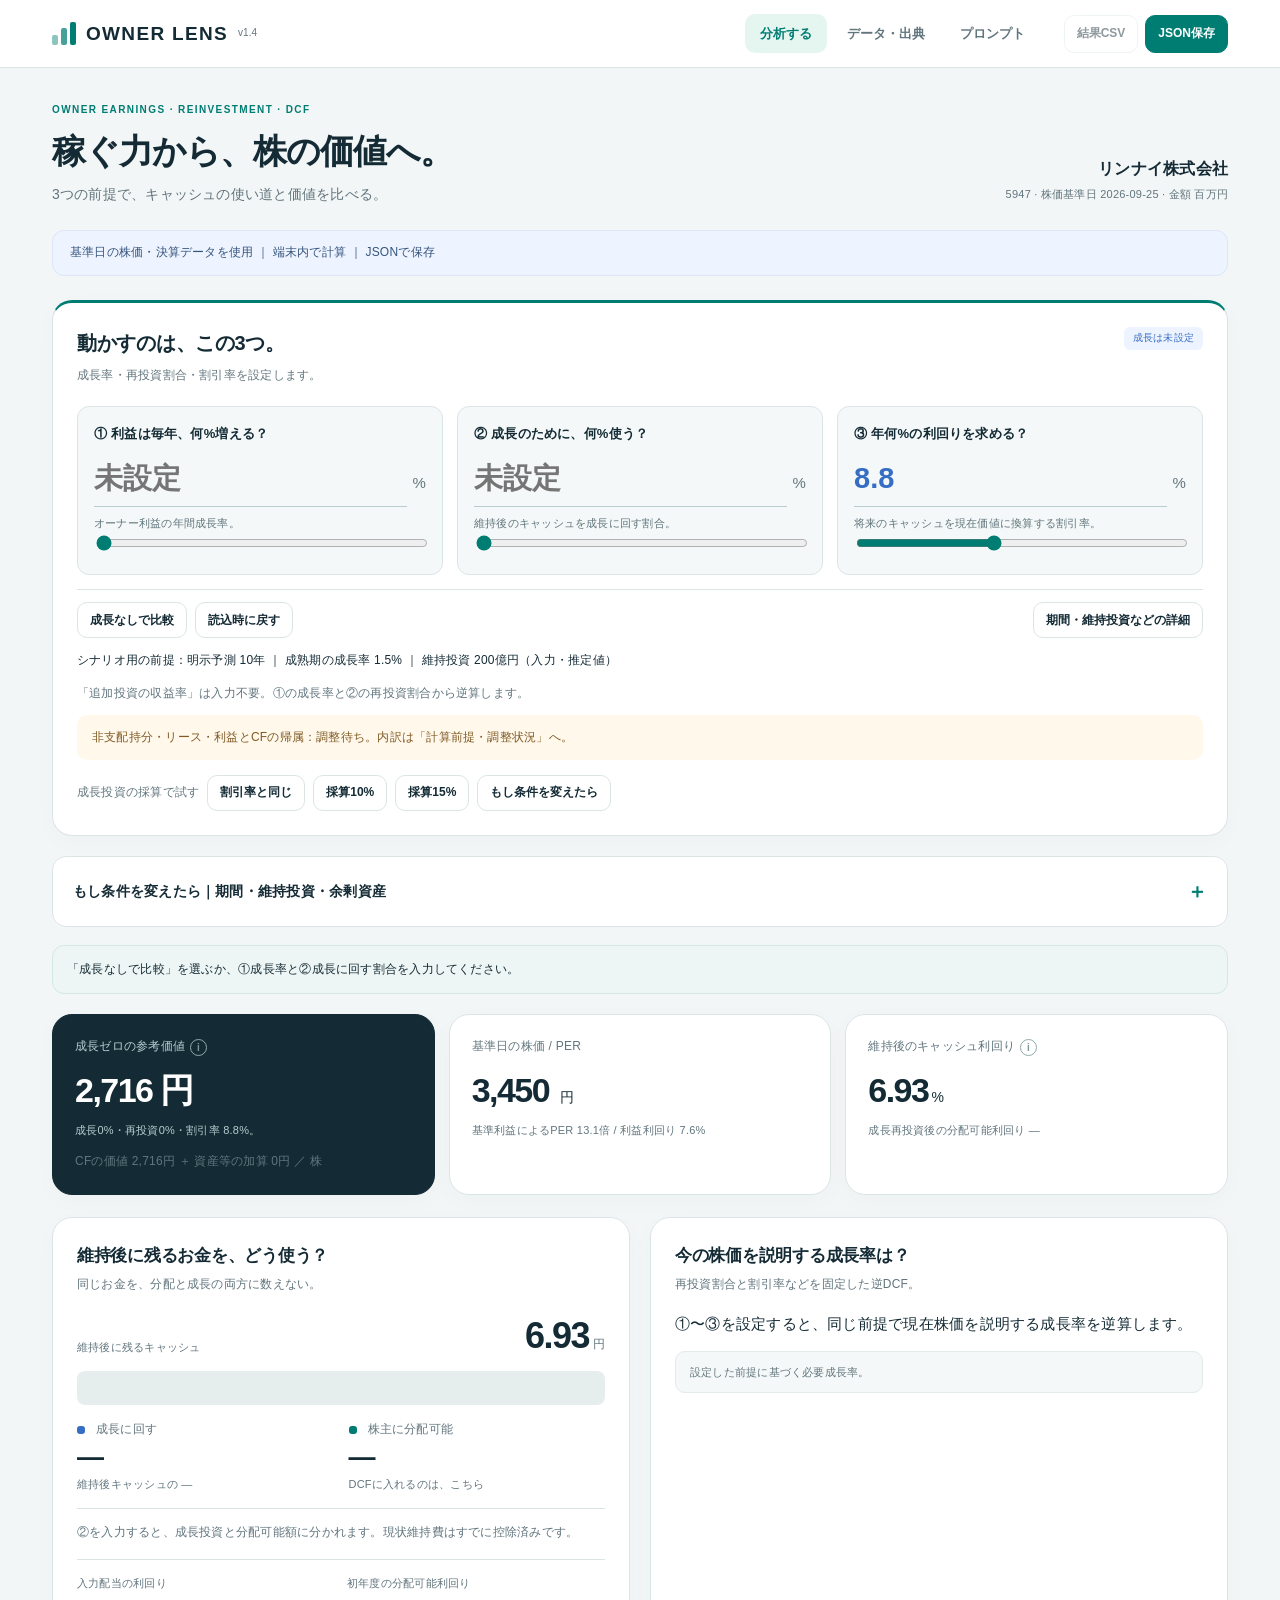
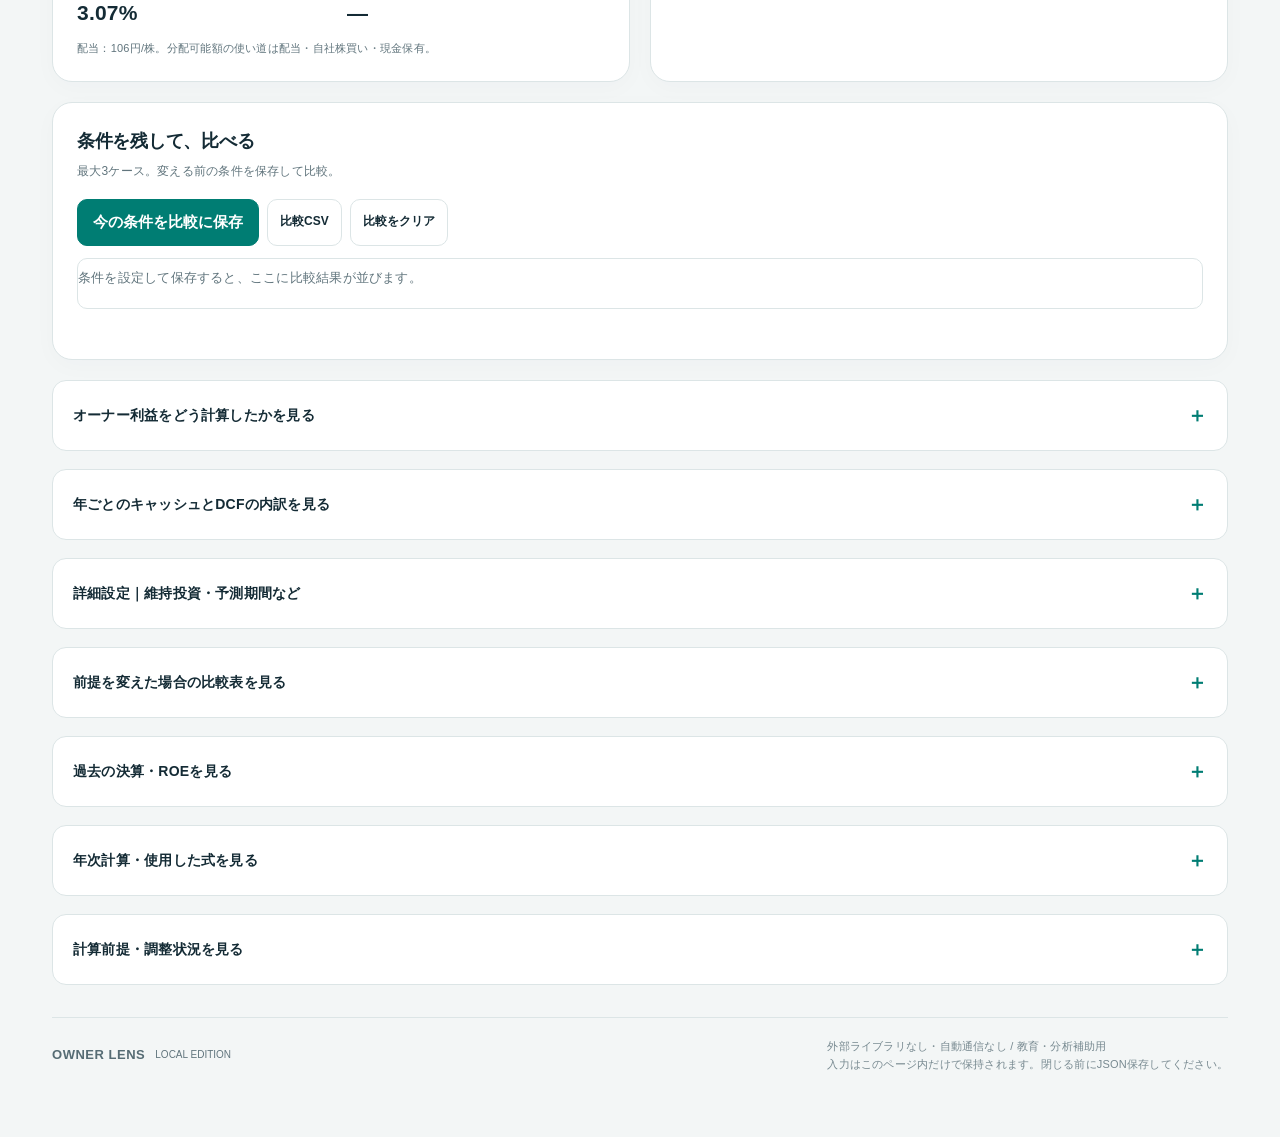
<file: owner-lens/index.html>
<!doctype html>
<html lang="ja">
<head>
<meta charset="utf-8">
<meta name="viewport" content="width=device-width,initial-scale=1,viewport-fit=cover">
<meta name="color-scheme" content="light">
<meta name="description" content="決算JSONを読み込み、オーナー利益・再投資・DCF・逆DCFを同じ前提で計算するツール。再投資率は推定と実績を区別します。">
<title>Owner Lens — 3つの前提で株の価値を見る</title>
<link rel="stylesheet" href="./style.css?v=1.4">
</head>
<body>
<header class="topbar"><div class="topbar-inner">
  <div class="brand"><span class="brand-icon" aria-hidden="true"><i></i><i></i><i></i></span>OWNER LENS <span class="version">v1.1</span></div>
  <nav class="tabs" aria-label="表示ページ"><button class="active" data-tab="analysis" aria-selected="true">分析する</button><button data-tab="data" aria-selected="false">データ・出典</button><button data-tab="prompt" aria-selected="false">プロンプト</button></nav>
  <div class="top-actions"><button id="csv-btn">結果CSV</button><button class="primary" id="save-btn">JSON保存</button></div>
</div></header>
<main class="shell">
<section id="page-analysis" class="page">
  <div class="intro"><div><div class="eyebrow">OWNER EARNINGS · REINVESTMENT · DCF</div><h1>利益は、どこへ行く？</h1><p>稼ぐ力と、使い道と、いまの価値を。ひとつの流れで。</p></div><div class="company-tag"><strong id="company-name"></strong><span id="company-meta"></span><span id="dirty-label"></span></div></div>
  <div id="data-banner" class="banner"></div>
  <section class="card" style="margin-bottom:22px;border-color:#e6cf9f" aria-label="再投資率についての重要な説明">
<strong>再投資率40%は、リンナイの実績ではありません。</strong>
<p style="font-size:13px;margin:8px 0">旧版の40%・追加収益率10%は教育用の初期値でした。初期データでは両方を<strong>未推定</strong>としてDCFを保留します。下の例を選ぶか、設定欄にご自身の仮定を入力してください。維持CAPEX200億円も推定です。</p>
<div class="button-row"><button id="example-zero" class="small">成長ゼロで比較</button><button id="example-forty" class="small">40%・10%で試算（実績ではない）</button><button id="clear-growth" class="small">成長の仮定を未入力に戻す</button></div>
<p class="sub" style="margin-bottom:0">株価・決算は固定データで自動更新されません。入力JSONはこのブラウザ内で処理します。閉じる前にJSON保存してください。</p>
</section>
  <div id="calculation-errors" class="error-box" hidden></div>
  <div class="metrics">
    <div class="card metric featured"><div class="label">モデル上の1株価値 <details class="help"><summary aria-label="DCFの説明">i</summary><div class="help-pop">成長への再投資後に株主へ分配できる現金を、株主資本コストで現在価値に割り引いた値です。入力した仮定に依存し、将来株価の予言ではありません。</div></details></div><div class="value" id="metric-value">—</div><div class="sub" id="metric-gap">—</div></div>
    <div class="card metric"><div class="label">現在株価 / 正規化PER</div><div class="value" id="metric-price">—</div><div class="sub" id="metric-per">—</div></div>
    <div class="card metric"><div class="label">維持後のキャッシュ利回り <details class="help"><summary aria-label="オーナー利益の説明">i</summary><div class="help-pop">正規化オーナー利益÷時価総額。まだ成長投資は引いていません。実際の配当利回り・投資リターンではなく、インフレ調整後の「実質利回り」でもありません。</div></details></div><div class="value" id="metric-yield">—</div><div class="sub" id="metric-distribution">—</div></div>
    <div class="card metric"><div class="label">継続価値への依存度 <details class="help right-help"><summary aria-label="継続価値の説明">i</summary><div class="help-pop">予測期間より後の現金の現在価値÷事業由来の株主価値。株主価値調整は分母から除外します。高いほど、遠い将来の仮定に影響されます。</div></details></div><div class="value" id="metric-terminal">—</div><div class="sub" id="metric-period">—</div></div>
  </div>
  <div class="bridge-grid">
    <section class="card"><div class="section-heading"><div><h2 id="bridge-heading"><span class="section-number">01</span>100円投資したときの、お金の流れ</h2><p>会計利益を、現状維持後のキャッシュに直す。</p></div></div><div class="axis-note" id="bridge-axis">購入価格100円あたり / 正規化した年間額</div><div class="mobile-swipe">グラフ・表は左右にスワイプできます →</div><div class="chart-wrap" id="bridge-chart"></div><div class="inline-formula" id="bridge-formula"></div><div class="chart-note">減価償却は一度戻します。「利益 − 維持投資」だけでは二重控除になります。</div></section>
    <section class="card"><div class="section-heading"><div><h2><span class="section-number">02</span>残ったお金の、使い道</h2><p>同じお金を、分配と成長の両方に数えない。</p></div></div><div class="allocation-title"><div class="sub">維持後に残るキャッシュ</div><div><strong id="allocation-total">—</strong><small id="allocation-unit"> 円</small></div></div><div class="allocation-bar" aria-label="成長投資と分配可能キャッシュの割合"><span id="allocation-grow" style="background:var(--blue)"></span><span id="allocation-pay" style="background:var(--teal)"></span></div><div class="allocation-legend"><div><div class="label"><i class="legend-dot" style="background:var(--blue)"></i>成長に回す</div><div class="amount" id="allocation-grow-value">—</div><div class="sub" id="allocation-grow-rate">—</div></div><div><div class="label"><i class="legend-dot" style="background:var(--teal)"></i>株主に分配可能</div><div class="amount" id="allocation-pay-value">—</div><div class="sub">DCFに入れるのは、こちら</div></div></div><div class="allocation-callout" id="allocation-insight"></div></section>
  </div>
  <div class="chart-grid section">
    <section class="card"><div class="section-heading"><div><h2><span class="section-number">03</span>年ごとの、1株あたりの現金</h2><p>将来の分配可能CFと、現在価値の違い。</p></div></div><div class="chart-wrap" id="annual-chart"></div><div class="mini-legend"><span><i class="legend-dot" style="background:var(--teal)"></i>分配可能CF / 株</span><span><i class="legend-dot" style="background:#8da6b4"></i>割引後CF / 株</span></div></section>
    <section class="card"><div class="section-heading"><div><h2>1株価値を、積み上げる</h2><p>各年の現金と、その先の継続価値を区別。</p></div></div><div class="chart-wrap" id="cumulative-chart"></div><div class="chart-note" id="cumulative-note"></div></section>
  </div>
  <section class="card section no-print"><div class="section-heading"><div><h2><span class="section-number">04</span>前提を動かして、答えの変化を見る</h2><p>青い欄は編集できます。入力値は自動送信されません。</p></div><span class="pill blue">即時再計算</span></div><div class="preset-row"><div class="button-row"><button class="small" id="preset-cautious">採算 −25% / 割引率 +1pt</button><button class="small" id="preset-base">読込時の前提</button><button class="small" id="preset-up">採算 +25% / 割引率 −1pt</button></div><span class="sub">強弱の例示であり、発生確率ではありません。</span></div>
    <div class="controls-layout"><div class="control-col"><div class="control-title">A. 正規化した予測1年目 <span class="sub" id="input-unit"></span></div><div class="field-grid" id="base-fields"></div><div class="button-row" style="margin-top:13px"><button class="small" id="use-latest">利益・償却を最新期に</button><button class="small" id="use-mean">利益・償却を5期平均に</button><button class="small" id="maint-da">維持CAPEX＝償却を仮置き</button></div><p class="input-note">平均化ボタンは純利益と減価償却だけを変更します。維持投資・運転資本の前提は別途確認してください。減価償却＝維持投資は確定的な関係ではありません。</p><details class="compact-details"><summary>基準年の採用理由を表示</summary><p id="base-notes"></p></details></div>
    <div class="control-col"><div class="control-title">B. 成長・割引・成熟期の仮定</div><div id="assumption-fields"></div><div class="notice">「追加投資の収益率」はROE・ROICではありません。成長に使った1円が、翌年以降の維持後キャッシュを毎年何円増やすか、というこのモデルの仮定です。</div></div></div>
  </section>
  <div class="reverse-grid section">
    <section class="card"><div class="section-heading"><div><h2><span class="section-number">05</span>今の株価には、何が必要？</h2><p>逆DCF / 他の前提を固定して投資採算を逆算。</p></div></div><div id="reverse-output"></div><div class="notice">市場が実際にこの成長を予想しているという意味ではありません。割引率、維持投資、成熟期の前提を変えると答えも変わります。</div></section>
    <section class="card"><div class="section-heading"><div><h2>仮定が違うと、価値はどこまで変わる？</h2><p>縦：株主資本コスト / 横：追加投資の収益率</p></div></div><div class="table-scroll" id="sensitivity"></div><div class="chart-note">各セルは1株価値。枠線は現在設定。濃淡は計算値の大小であり、売買シグナルではありません。</div></section>
  </div>
  <section class="card section"><div class="section-heading"><div><h2><span class="section-number">06</span>過去の数字は、どうだった？</h2><p>会計上の再投資効率と、実際に残った現金を確認。</p></div><button class="small" id="show-sources">出典を見る</button></div><div class="history-metrics" id="history-metrics"></div><div class="table-scroll" id="history-table"></div><div class="notice">観測増分ROE＝純利益の変化÷平均自己資本の変化。自社株買い、増資、為替、買収、景気などの影響を含みます。新規投資だけの採算ではなく、将来モデルの投資収益率には自動転用しません。</div></section>
  <section class="card section"><div class="section-heading"><div><h2>将来キャッシュの内訳と、計算根拠</h2><p id="forecast-table-unit"></p></div><button class="small no-print" id="csv-btn-bottom">結果CSV</button></div><div class="table-scroll" id="forecast-table"></div><details class="compact-details"><summary>使用した式と、成熟期への移行を表示</summary><div id="formula-details"></div></details></section>
  <section class="card section"><div class="section-heading"><div><h2>数値を使う前の、確認事項</h2><p>このモデルが扱わないリスクも、隠さず表示します。</p></div></div><div class="checking" id="checks-status"></div><div class="warning-list" id="warnings"></div><details class="compact-details"><summary>この試作版の対象範囲・参考資料</summary><p>正のオーナー利益を持つ非金融事業を想定しています。予測中は純借入ゼロ・株数一定、成長投資は自己資金でまかない、その効果は翌年から続くものとします。希薄化・大型買収・大幅な負債返済・赤字転換・縮小事業・投資回収の長い遅延は個別にモデル化していません。すべて名目額、株主個人課税前です。分配可能CFが実際に株主へ還元されるかは、資本配分と統治の別の問題です。</p><p>参考：<a href="https://www.berkshirehathaway.com/letters/1986.html" target="_blank" rel="noopener noreferrer">Berkshire Hathaway / 1986 Letter（オーナー利益の考え方）</a>、<a href="https://pages.stern.nyu.edu/~adamodar/New_Home_Page/valquestions/growth.htm" target="_blank" rel="noopener noreferrer">Aswath Damodaran / The Fundamental Determinants of Growth</a>、<a href="https://www.cfainstitute.org/insights/professional-learning/refresher-readings/2026/free-cash-flow-valuation" target="_blank" rel="noopener noreferrer">CFA Institute / Free Cash Flow Valuation</a>。このアプリの単純化したキャッシュ再投資モデルは、これらの資料そのものの再現ではありません。</p></details></section>
</section>
<section id="page-data" class="page" hidden>
 <div class="intro"><div><div class="eyebrow">IMPORT & AUDIT</div><h1>データを読み、根拠を確かめる。</h1><p>PDFを直接取り込むのではなく、プロンプトで整理したJSONを読み込みます。</p></div></div>
 <div class="io-grid"><section class="card"><div id="drop-zone" class="drop-zone"><div class="drop-symbol" aria-hidden="true">↥</div><h3>JSONファイルを読み込む</h3><p>ここにドロップ / またはファイルを選択<br>処理はブラウザ内。外部API・サーバーへの送信はありません。</p><button class="primary" id="choose-file">ファイルを選ぶ</button><input id="file-input" type="file" accept=".json,.txt,application/json,text/plain" hidden></div><div class="data-message" id="file-message" role="status" aria-live="polite"></div><div class="button-row"><button class="small" id="load-demo">リンナイ初期データを読み込む</button><button class="small" id="save-template">空テンプレートを保存</button></div><div class="notice">不明値は null のまま扱います。百万円と円、百万株と株、配当と分配可能CFを取り違えないようにしてください。</div></section><section class="card"><div class="section-heading"><div><h2>JSONを貼り付ける</h2><p>AIが返したjsonコードブロックごとでも読み込めます。</p></div></div><textarea id="json-input" aria-label="読み込むJSON" spellcheck="false" placeholder='{"meta": {"schema_version": "1.0", ...}, ...}'></textarea><div class="button-row" style="margin-top:12px"><button class="primary" id="import-text">このJSONで計算する</button><button class="small" id="current-to-editor">現在のJSONを表示</button></div><div class="data-message" id="text-message" role="status" aria-live="polite"></div></section></div>
 <section class="card section"><div class="section-heading"><div><h2>資料・出典</h2><p id="source-meta"></p></div></div><div class="sources-grid" id="source-list"></div></section>
 <section class="card section"><div class="section-heading"><div><h2>実績・会社予想・分析者仮定を分ける</h2><p>入力を変更した項目は「手動変更」と記録します。</p></div></div><div class="table-scroll" id="evidence-table"></div></section>
</section>
<section id="page-prompt" class="page" hidden>
 <div class="intro"><div><div class="eyebrow">RESEARCH → JSON → VISUALIZE</div><h1>調べるAIと、計算する画面を分ける。</h1><p>このプロンプトで決算を整理。返されたJSONを、この画面で再計算します。</p></div></div>
 <section class="card"><div class="section-heading"><div><h2>調査・計算用プロンプト</h2><p>「企業名・証券コード」だけ置き換えて、Web検索できるAIに渡してください。</p></div><div class="button-row"><button class="small" id="download-prompt">TXT保存</button><button class="primary" id="copy-prompt">全文をコピー</button></div></div><div class="prompt-instructions"><div class="prompt-step"><b>01 / RESEARCH</b><strong>一次資料を読む</strong><p>実績と、維持投資・将来採算の仮定を分けて取得。</p></div><div class="prompt-step"><b>02 / IMPORT</b><strong>JSONを読み込む</strong><p>ファイルでも貼り付けでも。数値と出典を一緒に。</p></div><div class="prompt-step"><b>03 / EXPLORE</b><strong>仮定を動かす</strong><p>一つの適正株価より、前提で変わる範囲を見る。</p></div></div><textarea id="prompt-text" readonly aria-label="調査用プロンプト全文" spellcheck="false"></textarea><div class="notice">AIが出した適正株価を表示するだけではありません。JSON内の元データと仮定を使い、ブラウザ側で独立に再計算します。出典の真偽や維持CAPEXの妥当性は人による確認が必要です。</div></section>
</section>
<footer class="footer"><div class="brand">OWNER LENS <span class="version">LOCAL EDITION</span></div><div>外部ライブラリなし・自動通信なし / 教育・分析補助用<br>入力はこのページ内だけで保持されます。閉じる前にJSON保存してください。</div></footer>
</main><div class="toast" id="toast" role="status" aria-live="polite"></div>


<script src="./calculator.js?v=1.4"></script>
<script src="./defaults.js?v=1.4"></script>
<script src="./app.js?v=1.4"></script>
<script src="./simple.js?v=1.4"></script>
<script src="./whatif.js?v=1.4"></script>
</body></html>
</file>
<file: owner-lens/style.css>
:root{--bg:#f3f6f6;--paper:#fff;--ink:#142b35;--muted:#61757d;--line:#dce5e6;--teal:#007d73;--teal-light:#e5f5f0;--blue:#366ec4;--blue-light:#eef4ff;--orange:#af6c31;--orange-light:#fbf2e8;--danger:#a84141;--shadow:0 6px 24px #16354406;--radius:20px}
*{box-sizing:border-box}html{scroll-behavior:smooth}body{margin:0;background:var(--bg);color:var(--ink);font:15px/1.65 -apple-system,BlinkMacSystemFont,"Hiragino Kaku Gothic ProN","Yu Gothic",Meiryo,sans-serif;letter-spacing:.015em}button,input,textarea,select{font:inherit}button,a,input,textarea,summary{outline-offset:4px}button{cursor:pointer}button:disabled{cursor:not-allowed;opacity:.48}a{color:var(--teal);text-underline-offset:3px}button{border:1px solid var(--line);background:#fff;border-radius:10px;color:var(--ink);padding:10px 15px;font-weight:600}button:hover{border-color:var(--teal);background:#f8fdfb}button.primary{background:var(--teal);color:white;border-color:var(--teal)}button.primary:hover{background:#00675f}.ghost{background:transparent}.small{padding:7px 12px;font-size:12px}.button-row{display:flex;gap:8px;flex-wrap:wrap;align-items:center}.topbar{border-bottom:1px solid var(--line);background:#fffffff5;position:sticky;top:0;z-index:10;backdrop-filter:blur(12px)}.topbar-inner{max-width:1240px;margin:auto;display:flex;align-items:center;gap:24px;padding:14px 32px}.brand{display:flex;align-items:center;gap:10px;white-space:nowrap;font-weight:800;letter-spacing:.07em;font-size:19px}.brand-icon{display:flex;align-items:flex-end;gap:3px;height:23px}.brand-icon i{display:block;width:6px;background:var(--teal);border-radius:2px}.brand-icon i:nth-child(1){height:10px;opacity:.45}.brand-icon i:nth-child(2){height:17px;opacity:.72}.brand-icon i:nth-child(3){height:23px}.version{font-size:10px;color:var(--muted);font-weight:500;letter-spacing:0}.tabs{display:flex;gap:5px;margin-left:auto}.tabs button{border:0;background:transparent;color:var(--muted);font-size:13px;padding:9px 15px}.tabs button.active{color:var(--teal);background:var(--teal-light)}.top-actions{display:flex;gap:7px}.top-actions button{font-size:12px;padding:8px 12px}.shell{max-width:1240px;margin:auto;padding:34px 32px 64px}.page[hidden]{display:none}.intro{display:flex;justify-content:space-between;gap:20px;align-items:flex-end;margin-bottom:24px}.eyebrow{font-size:10px;font-weight:700;color:var(--teal);letter-spacing:.14em;margin:0 0 10px}.intro h1{font-size:34px;line-height:1.3;letter-spacing:-.03em;margin:0 0 10px;font-weight:750}.intro p{margin:0;color:var(--muted);font-size:14px}.company-tag{text-align:right;min-width:220px}.company-tag strong{font-size:16px;display:block}.company-tag span{display:block;font-size:11px;color:var(--muted);margin-top:3px}.banner{padding:12px 17px;border:1px solid #e9d9b9;border-radius:12px;background:#fff9ed;font-size:12px;color:#775623;display:flex;align-items:flex-start;gap:10px;margin-bottom:24px}.banner strong{white-space:nowrap}.banner.real{background:var(--blue-light);border-color:#dce6f8;color:#35547c}.section-heading{display:flex;align-items:flex-start;justify-content:space-between;gap:14px;margin-bottom:17px}.section-heading h2,.card h2{font-size:18px;letter-spacing:-.015em;margin:0;font-weight:750}.section-heading p{font-size:12px;color:var(--muted);margin:5px 0 0}.section-number{font-size:11px;color:var(--teal);display:inline-flex;align-items:center;margin-right:10px;border:1px solid #c6ddda;border-radius:7px;padding:2px 6px;vertical-align:middle}.card{background:var(--paper);border:1px solid var(--line);border-radius:var(--radius);padding:24px;box-shadow:var(--shadow);min-width:0}.metrics{display:grid;grid-template-columns:1.35fr 1fr 1fr 1fr;gap:14px;margin-bottom:22px}.metric{padding:22px}.metric.featured{background:var(--ink);color:#fff;border-color:var(--ink)}.metric.featured .label,.metric.featured .sub{color:#b9ced1}.metric.featured .value{color:#fff}.label{color:var(--muted);font-size:12px;display:flex;align-items:center;gap:5px}.value{font-size:34px;font-variant-numeric:tabular-nums;font-weight:730;letter-spacing:-.045em;line-height:1.25;margin:12px 0 9px}.value small{font-size:14px;font-weight:500;letter-spacing:0;margin-left:3px}.sub{font-size:11px;color:var(--muted)}.metric .pill{display:inline-block;margin-top:6px}.pill{background:var(--teal-light);color:var(--teal);padding:3px 9px;border-radius:6px;font-size:10px;white-space:nowrap}.pill.blue{background:var(--blue-light);color:var(--blue)}.pill.amber{background:var(--orange-light);color:var(--orange)}.pill.gray{background:#edf1f2;color:#5c7078}.help{position:relative;display:inline-block;vertical-align:middle;font-size:12px}.help summary{list-style:none;cursor:pointer;width:17px;height:17px;line-height:15px;text-align:center;border-radius:50%;border:1px solid #91aaa9;color:#7b9995;font-weight:600;font-size:10px}.help summary::-webkit-details-marker{display:none}.help[open] .help-pop{display:block}.help-pop{position:absolute;top:24px;left:0;width:280px;max-width:75vw;background:#fff;color:var(--ink);padding:14px;border:1px solid var(--line);border-radius:10px;box-shadow:0 8px 30px #0002;z-index:20;font-weight:400;line-height:1.7}.right-help .help-pop{right:0;left:auto}.section{margin-top:22px}.bridge-grid{display:grid;grid-template-columns:minmax(0,1.65fr) minmax(270px,1fr);gap:18px}.chart-wrap{min-width:0;overflow-x:auto;overscroll-behavior-x:contain}.chart-wrap svg{display:block;width:100%;height:auto;min-width:460px}.axis-note{font-size:11px;color:var(--muted);margin:2px 0 6px}.chart-note{font-size:11px;color:var(--muted);margin-top:9px}.inline-formula{padding:12px 14px;border-radius:10px;background:#f5f8f8;font-size:12px;margin-top:10px;line-height:1.8}.inline-formula strong{color:var(--teal)}.allocation-title{display:flex;justify-content:space-between;align-items:flex-end;margin:21px 0 15px}.allocation-title strong{font-size:36px;letter-spacing:-.04em;line-height:1.1}.allocation-title small{color:var(--muted);font-size:12px}.allocation-bar{height:34px;display:flex;overflow:hidden;border-radius:8px;background:#e6eeed}.allocation-bar span{transition:width .16s;min-width:0}.allocation-legend{display:grid;grid-template-columns:1fr 1fr;gap:15px;margin:15px 0}.allocation-legend .amount{font-size:27px;line-height:1.3;font-weight:700;letter-spacing:-.03em}.legend-dot{display:inline-block;width:8px;height:8px;border-radius:3px;margin-right:6px}.allocation-callout{border-top:1px solid var(--line);padding-top:14px;font-size:12px;color:var(--muted)}.allocation-callout strong{color:var(--teal)}.chart-grid{display:grid;grid-template-columns:1fr 1fr;gap:18px}.mini-legend{display:flex;gap:16px;font-size:11px;color:var(--muted);margin-top:10px;flex-wrap:wrap}.controls-layout{display:grid;grid-template-columns:1fr 1fr;gap:26px}.control-col+.control-col{border-left:1px solid var(--line);padding-left:26px}.control-title{font-size:13px;font-weight:700;margin:0 0 14px}.field-grid{display:grid;grid-template-columns:1fr 1fr;gap:13px}.field{display:flex;flex-direction:column;gap:6px}.field label{font-size:12px;color:var(--muted);display:flex;justify-content:space-between;align-items:center;gap:5px}.field label .pill{padding:1px 5px;font-size:9px}.number-input{display:flex;align-items:center;border:1px solid #cedcf1;background:#f9fbff;border-radius:9px;overflow:hidden}.number-input input{width:100%;min-width:0;background:transparent;border:0;color:#255689;font-size:16px;font-weight:600;padding:10px 11px;font-variant-numeric:tabular-nums}.number-input .unit{font-size:10px;color:#798e9a;padding-right:10px;white-space:nowrap}.number-input input:focus{outline:2px solid #a5c4f5;outline-offset:-2px}.wide{grid-column:1/-1}.input-note{font-size:11px;color:var(--muted);margin:12px 0 0}.slider-row{margin-bottom:17px}.slider-top{display:flex;justify-content:space-between;align-items:center;gap:10px;margin-bottom:7px}.slider-label{font-size:12px;color:var(--muted);display:flex;align-items:center;gap:5px}.slider-value{display:flex;align-items:center;gap:4px;color:var(--blue);font-size:12px}.slider-value input{width:76px;border:1px solid #d3e0f3;border-radius:7px;background:#f9fbff;text-align:right;padding:5px 7px;color:var(--blue);font-weight:600;font-size:16px}.slider-row input[type=range]{width:100%;accent-color:var(--teal);height:17px;margin:0}.slider-ends{display:flex;justify-content:space-between;color:#86969a;font-size:9px}.preset-row{display:flex;justify-content:space-between;gap:12px;align-items:center;border-bottom:1px solid var(--line);padding-bottom:17px;margin-bottom:19px;flex-wrap:wrap}.notice{padding:11px 14px;background:#f5f8f8;border:1px solid #e3ebea;border-radius:10px;font-size:11px;color:var(--muted);margin-top:14px}.reverse-grid{display:grid;grid-template-columns:1.05fr 1fr;gap:18px}.reverse-result{display:flex;align-items:center;justify-content:space-between;gap:18px;margin-top:20px}.reverse-result .big{font-size:40px;line-height:1.15;font-weight:740;color:var(--teal);letter-spacing:-.05em}.reverse-result .big small{font-size:18px}.reverse-result .right{max-width:210px;font-size:12px;color:var(--muted)}.reverse-sub{font-size:13px;margin-top:14px}.table-scroll{overflow-x:auto;border-radius:10px;border:1px solid var(--line);overscroll-behavior-x:contain}table{border-collapse:collapse;width:100%;font-size:12px;white-space:nowrap;font-variant-numeric:tabular-nums}th,td{padding:10px 13px;text-align:right;border-bottom:1px solid #e8eeef}th:first-child,td:first-child{text-align:left}thead th{background:#f4f8f8;color:var(--muted);font-size:11px;font-weight:600}tbody tr:last-child td{border-bottom:0}tbody tr:hover{background:#f9fbfb}.heatmap td{text-align:center;font-weight:600}.heatmap th{text-align:center}.heatmap .current{box-shadow:inset 0 0 0 2px var(--teal)}.heatmap td:first-child{background:#f4f8f8;color:var(--muted);font-weight:500}.history-metrics{display:grid;grid-template-columns:repeat(3,1fr);gap:14px;margin-bottom:18px}.history-metrics .mini{background:#f6f9f9;border-radius:12px;padding:14px 16px}.history-metrics .mini strong{display:block;font-size:24px;letter-spacing:-.03em;margin-top:6px}.compact-details{margin-top:14px}.compact-details>summary{cursor:pointer;color:var(--muted);font-size:12px}.compact-details p{font-size:12px;line-height:1.8}.math-block{background:#f4f7f7;padding:14px;border-radius:10px;font:12px/1.9 ui-monospace,SFMono-Regular,Consolas,monospace;overflow:auto;white-space:pre-wrap;margin:12px 0}.warning-list{font-size:12px;color:#735833}.warning-list p{margin:7px 0;padding-left:15px;position:relative}.warning-list p:before{content:'•';position:absolute;left:0}.error-box{background:#fff0ef;border:1px solid #edcfcb;color:#8c3333;border-radius:12px;padding:14px;font-size:12px;white-space:pre-line;margin-bottom:20px}.error-box[hidden]{display:none}.empty-chart{color:var(--muted);text-align:center;padding:65px 15px;font-size:13px;background:#f8fafa;border-radius:10px}.io-grid{display:grid;grid-template-columns:1fr 1fr;gap:20px}.drop-zone{border:1.5px dashed #aac7c2;border-radius:14px;padding:26px;text-align:center;background:#f6fbf9;position:relative}.drop-zone.drag{background:#e2f4ee;border-color:var(--teal)}.drop-zone h3{margin:9px 0;font-size:18px}.drop-zone p{font-size:12px;color:var(--muted);margin:9px 0 14px}.drop-symbol{font-size:25px;color:var(--teal)}textarea{width:100%;border:1px solid var(--line);border-radius:11px;padding:14px;background:#fcfdfd;resize:vertical;min-height:210px;font:12px/1.7 ui-monospace,SFMono-Regular,Consolas,monospace;color:var(--ink)}textarea:focus{outline:2px solid #a6c9c5;outline-offset:1px}.data-message{font-size:12px;min-height:28px;white-space:pre-line;margin:10px 0}.data-message.error{color:var(--danger)}.data-message.success{color:var(--teal)}.sources-grid{display:grid;grid-template-columns:1fr 1fr;gap:12px}.source{border:1px solid var(--line);border-radius:12px;padding:15px}.source strong{display:block;font-size:13px;word-break:break-word}.source p{font-size:11px;color:var(--muted);margin:6px 0}.source a{font-size:11px;word-break:break-all}.evidence-table{white-space:normal;min-width:690px}.evidence-table th,.evidence-table td{text-align:left;vertical-align:top}.evidence-table td:first-child{font:11px ui-monospace,monospace;max-width:210px;overflow-wrap:anywhere}.evidence-table td:last-child{min-width:240px}.prompt-instructions{display:grid;grid-template-columns:repeat(3,1fr);gap:14px;margin:19px 0}.prompt-step{background:#f4f8f7;border-radius:12px;padding:16px}.prompt-step b{font-size:11px;color:var(--teal);display:block;margin-bottom:8px}.prompt-step strong{font-size:14px}.prompt-step p{font-size:12px;color:var(--muted);margin:7px 0 0}#prompt-text{height:530px;font-size:12px;background:#fbfcfb}.footer{font-size:11px;color:#778990;border-top:1px solid var(--line);margin-top:32px;padding-top:19px;display:flex;justify-content:space-between;gap:20px}.footer .brand{font-size:13px;letter-spacing:.04em;color:#566c74}.toast{position:fixed;bottom:22px;left:50%;transform:translateX(-50%);background:var(--ink);color:#fff;border-radius:10px;padding:12px 20px;z-index:50;font-size:13px;box-shadow:0 7px 20px #0002;max-width:90vw;display:none}.toast.show{display:block}.export-note{font-size:10px;color:var(--muted);margin-top:8px}.toolbar-mobile{display:none}.mobile-swipe{display:none;font-size:10px;color:var(--muted);margin:0 0 8px}.checking{border:1px solid var(--line);border-radius:10px;padding:12px 14px;background:#fcfdfd;display:flex;flex-wrap:wrap;gap:9px 18px;font-size:11px;color:var(--muted);margin-bottom:14px}.dirty-mark{font-size:10px;color:var(--orange);margin-left:8px}.status-text{font-size:12px;color:var(--muted)}
@media(max-width:1000px){.topbar-inner{gap:12px;padding:12px 22px}.top-actions button:first-child{display:none}.shell{padding:28px 22px 50px}.metrics{grid-template-columns:1fr 1fr}.bridge-grid{grid-template-columns:1.3fr 1fr}.card{padding:20px}.value{font-size:32px}.control-col+.control-col{padding-left:20px}.controls-layout{gap:20px}.tabs button{padding:8px 10px}}
@media(max-width:760px){.mobile-swipe{display:block}.topbar-inner{flex-wrap:wrap;gap:8px;padding:11px 16px}.brand{font-size:17px}.top-actions{margin-left:auto}.tabs{order:3;width:100%;margin:2px 0 0;display:grid;grid-template-columns:1fr 1fr 1fr}.tabs button{font-size:12px;padding:8px}.shell{padding:24px 16px 40px}.intro{display:block;margin-bottom:19px}.intro h1{font-size:28px}.intro p{font-size:12px}.company-tag{text-align:left;min-width:0;margin-top:16px}.company-tag strong{font-size:14px}.company-tag span{font-size:10px}.eyebrow{font-size:9px}.banner{font-size:11px;display:block;padding:12px 13px}.banner strong{display:block;margin-bottom:3px}.metrics{gap:10px}.metric{padding:16px}.label{font-size:11px;line-height:1.5}.value{font-size:29px;margin:10px 0 7px}.value small{font-size:11px}.sub{font-size:10px}.card{padding:18px;border-radius:16px}.bridge-grid,.chart-grid,.controls-layout,.reverse-grid,.io-grid{grid-template-columns:1fr}.control-col+.control-col{padding:22px 0 0;border-left:0;border-top:1px solid var(--line)}.chart-wrap svg{min-width:480px}.card h2,.section-heading h2{font-size:16px}.section-heading{gap:8px}.section-heading p{font-size:11px}.section-number{font-size:10px;margin-right:6px;padding:1px 5px}.allocation-title{margin-top:12px}.allocation-title strong{font-size:32px}.allocation-bar{height:30px}.allocation-legend .amount{font-size:25px}.field-grid{gap:13px}.field label{font-size:11px}.number-input input{padding:10px 9px}.number-input .unit{padding-right:7px}.help-pop{position:fixed;top:auto;bottom:20px;left:16px!important;right:16px!important;width:auto;max-width:none;box-shadow:0 -8px 50px #15303f33;padding:18px}.history-metrics{gap:8px}.history-metrics .mini{padding:12px 10px}.history-metrics .mini strong{font-size:21px}.history-metrics .label{font-size:9px}.sources-grid{grid-template-columns:1fr}.prompt-instructions{grid-template-columns:1fr}.prompt-step{padding:13px 15px}.prompt-step b{display:inline;margin-right:8px}.prompt-step p{margin-bottom:0}.footer{display:block;line-height:1.9}.footer .brand{margin-bottom:7px}.reverse-result .big{font-size:36px}table{font-size:11px}th,td{padding:9px 11px}.preset-row{align-items:flex-start}textarea{font-size:13px}.top-actions .small{font-size:11px;padding:7px 10px}#prompt-text{font-size:12px}.checking{font-size:10px;gap:8px 12px}.notice{font-size:11px}}
@media print{.topbar,.tabs,.top-actions,.no-print,.help,.footer button{display:none!important}.shell{max-width:none;padding:0}.page[hidden]{display:none!important}body{background:#fff;color:#000;font-size:10pt}.card{break-inside:avoid;box-shadow:none;margin-bottom:12px}.metrics{grid-template-columns:repeat(4,1fr)}.metric.featured{background:#fff;color:#000}.metric.featured .value,.metric.featured .label,.metric.featured .sub{color:#000}.chart-wrap{overflow:visible}.chart-wrap svg{min-width:0}.controls-layout{grid-template-columns:1fr 1fr}.footer{margin-top:15px}.value{font-size:23px}}

.slider-label{flex-wrap:wrap}.slider-label .pill{font-size:9px;padding:1px 5px}
</file>
